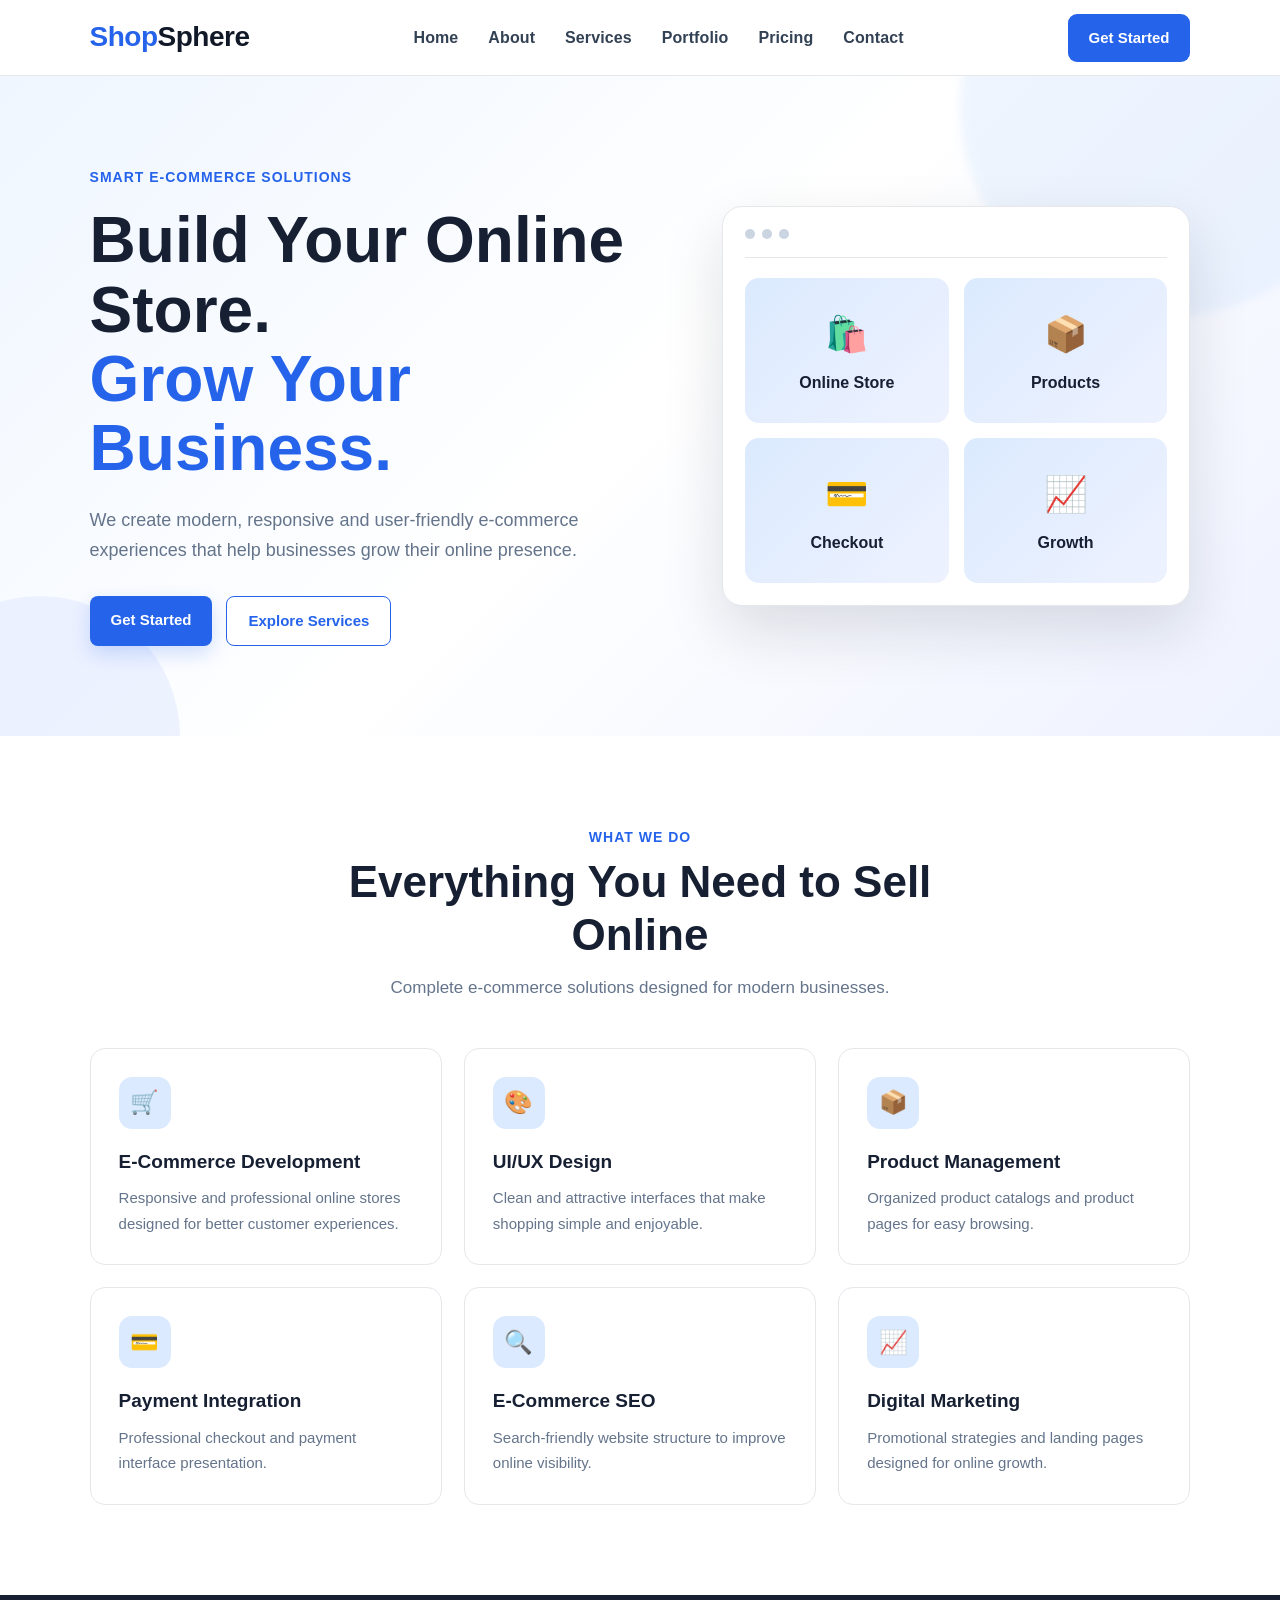
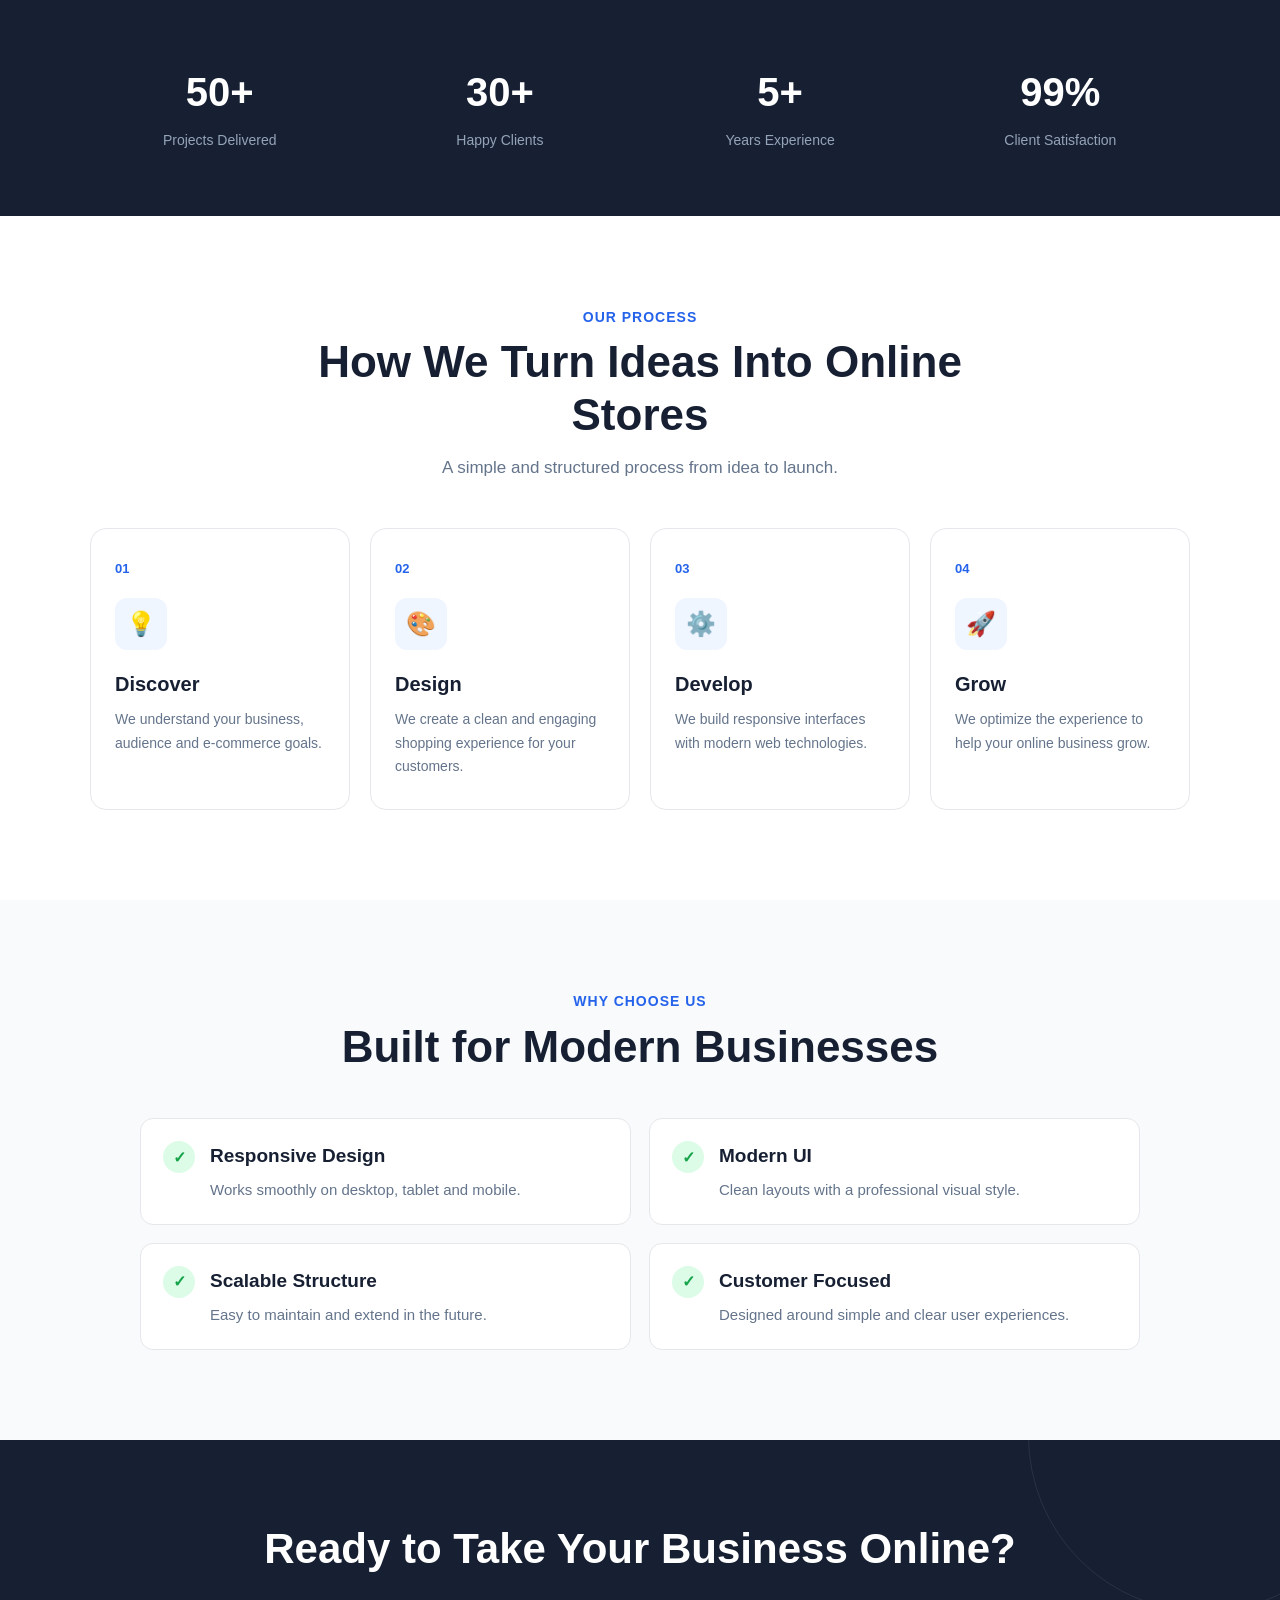
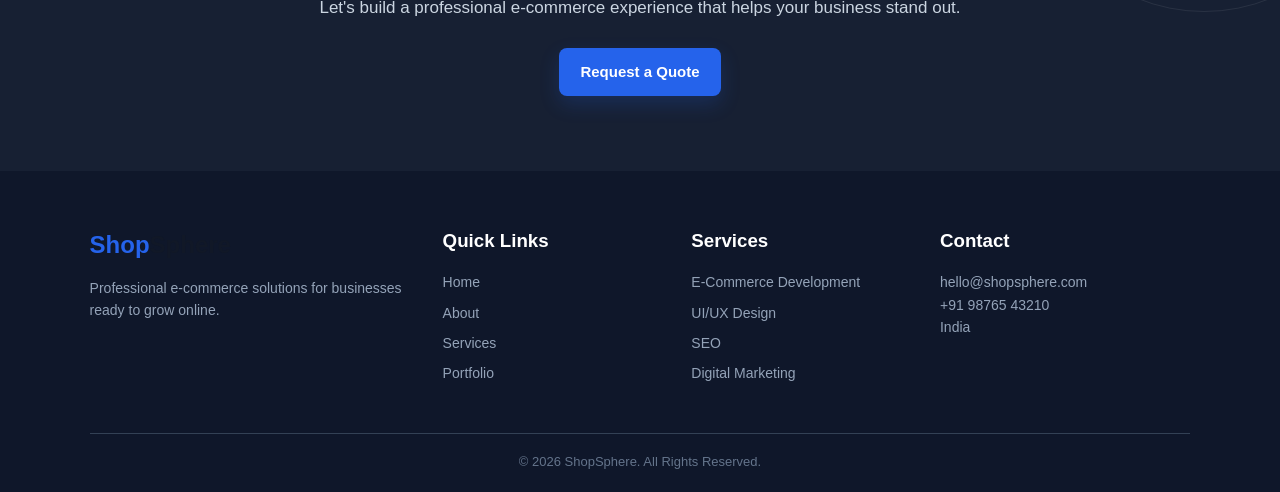
<file: index.html>
<!DOCTYPE html>
<html lang="en">

<head>
    <meta charset="UTF-8">
    <meta name="viewport" content="width=device-width, initial-scale=1.0">
    <title>ShopSphere | E-Commerce Services</title>
    <link rel="stylesheet" href="style.css">
</head>

<body>

    <header>
        <nav class="navbar">

            <div class="logo">
                Shop<span>Sphere</span>
            </div>

            <button class="menu-btn">☰</button>

            <ul class="nav-links">
                <li><a href="index.html">Home</a></li>
                <li><a href="about.html">About</a></li>
                <li><a href="services.html">Services</a></li>
                <li><a href="portfolio.html">Portfolio</a></li>
                <li><a href="pricing.html">Pricing</a></li>
                <li><a href="contact.html">Contact</a></li>
            </ul>

            <a href="contact.html" class="nav-btn">Get Started</a>

        </nav>
    </header>

    <section class="hero">

        <div class="hero-content">

            <p class="hero-tag">SMART E-COMMERCE SOLUTIONS</p>

            <h1>
                Build Your Online Store.
                <span>Grow Your Business.</span>
            </h1>

            <p class="hero-text">
                We create modern, responsive and user-friendly
                e-commerce experiences that help businesses grow
                their online presence.
            </p>

            <div class="hero-buttons">
                <a href="contact.html" class="btn primary-btn">
                    Get Started
                </a>

                <a href="services.html" class="btn secondary-btn">
                    Explore Services
                </a>
            </div>

        </div>

        <div class="hero-card">

            <div class="card-top">
                <span></span>
                <span></span>
                <span></span>
            </div>

            <div class="store-preview">

                <div class="preview-box">
                    🛍️
                    <h3>Online Store</h3>
                </div>

                <div class="preview-box">
                    📦
                    <h3>Products</h3>
                </div>

                <div class="preview-box">
                    💳
                    <h3>Checkout</h3>
                </div>

                <div class="preview-box">
                    📈
                    <h3>Growth</h3>
                </div>
                

            </div>

        </div>

    </section>

    <section class="services section">

        <div class="section-heading">

            <p>WHAT WE DO</p>

            <h2>Everything You Need to Sell Online</h2>

            <span>
                Complete e-commerce solutions designed for
                modern businesses.
            </span>

        </div>

        <div class="service-container">

            <div class="service-card">
                <div class="service-icon">🛒</div>
                <h3>E-Commerce Development</h3>
                <p>
                    Responsive and professional online stores
                    designed for better customer experiences.
                </p>
            </div>

            <div class="service-card">
                <div class="service-icon">🎨</div>
                <h3>UI/UX Design</h3>
                <p>
                    Clean and attractive interfaces that make
                    shopping simple and enjoyable.
                </p>
            </div>

            <div class="service-card">
                <div class="service-icon">📦</div>
                <h3>Product Management</h3>
                <p>
                    Organized product catalogs and product
                    pages for easy browsing.
                </p>
            </div>

            <div class="service-card">
                <div class="service-icon">💳</div>
                <h3>Payment Integration</h3>
                <p>
                    Professional checkout and payment interface
                    presentation.
                </p>
            </div>

            <div class="service-card">
                <div class="service-icon">🔍</div>
                <h3>E-Commerce SEO</h3>
                <p>
                    Search-friendly website structure to improve
                    online visibility.
                </p>
            </div>

            <div class="service-card">
                <div class="service-icon">📈</div>
                <h3>Digital Marketing</h3>
                <p>
                    Promotional strategies and landing pages
                    designed for online growth.
                </p>
            </div>

        </div>

    </section>
    <section class="stats">

    <div class="stat">
        <h2>50+</h2>
        <p>Projects Delivered</p>
    </div>

    <div class="stat">
        <h2>30+</h2>
        <p>Happy Clients</p>
    </div>

    <div class="stat">
        <h2>5+</h2>
        <p>Years Experience</p>
    </div>

    <div class="stat">
        <h2>99%</h2>
        <p>Client Satisfaction</p>
    </div>

</section>
<section class="process section">

    <div class="section-heading">
        <p>OUR PROCESS</p>
        <h2>How We Turn Ideas Into Online Stores</h2>
        <span>
            A simple and structured process from idea to launch.
        </span>
    </div>

    <div class="process-container">

        <div class="process-card">
            <div class="process-number">01</div>
            <div class="process-icon">💡</div>
            <h3>Discover</h3>
            <p>
                We understand your business, audience and
                e-commerce goals.
            </p>
        </div>

        <div class="process-card">
            <div class="process-number">02</div>
            <div class="process-icon">🎨</div>
            <h3>Design</h3>
            <p>
                We create a clean and engaging shopping
                experience for your customers.
            </p>
        </div>

        <div class="process-card">
            <div class="process-number">03</div>
            <div class="process-icon">⚙️</div>
            <h3>Develop</h3>
            <p>
                We build responsive interfaces with modern
                web technologies.
            </p>
        </div>

        <div class="process-card">
            <div class="process-number">04</div>
            <div class="process-icon">🚀</div>
            <h3>Grow</h3>
            <p>
                We optimize the experience to help your
                online business grow.
            </p>
        </div>

    </div>

</section>

    <section class="why-us section">

        <div class="section-heading">

            <p>WHY CHOOSE US</p>

            <h2>Built for Modern Businesses</h2>

        </div>

        <div class="why-container">

            <div class="why-box">
                <span>✓</span>
                <div>
                    <h3>Responsive Design</h3>
                    <p>Works smoothly on desktop, tablet and mobile.</p>
                </div>
            </div>

            <div class="why-box">
                <span>✓</span>
                <div>
                    <h3>Modern UI</h3>
                    <p>Clean layouts with a professional visual style.</p>
                </div>
            </div>

            <div class="why-box">
                <span>✓</span>
                <div>
                    <h3>Scalable Structure</h3>
                    <p>Easy to maintain and extend in the future.</p>
                </div>
            </div>

            <div class="why-box">
                <span>✓</span>
                <div>
                    <h3>Customer Focused</h3>
                    <p>Designed around simple and clear user experiences.</p>
                </div>
            </div>

        </div>

    </section>

    <section class="cta">

        <h2>Ready to Take Your Business Online?</h2>

        <p>
            Let's build a professional e-commerce experience
            that helps your business stand out.
        </p>

        <a href="contact.html" class="btn primary-btn">
            Request a Quote
        </a>

    </section>

    <footer>

        <div class="footer-container">

            <div>
                <h2>Shop<span>Sphere</span></h2>
                <p>
                    Professional e-commerce solutions for
                    businesses ready to grow online.
                </p>
            </div>

            <div>
                <h3>Quick Links</h3>
                <a href="index.html">Home</a>
                <a href="about.html">About</a>
                <a href="services.html">Services</a>
                <a href="portfolio.html">Portfolio</a>
            </div>

            <div>
                <h3>Services</h3>
                <a href="services.html">E-Commerce Development</a>
                <a href="services.html">UI/UX Design</a>
                <a href="services.html">SEO</a>
                <a href="services.html">Digital Marketing</a>
            </div>

            <div>
                <h3>Contact</h3>
                <p>hello@shopsphere.com</p>
                <p>+91 98765 43210</p>
                <p>India</p>
            </div>

        </div>

        <div class="copyright">
            © 2026 ShopSphere. All Rights Reserved.
        </div>

    </footer>

    <script src="script.js"></script>

</body>
</html>
</file>
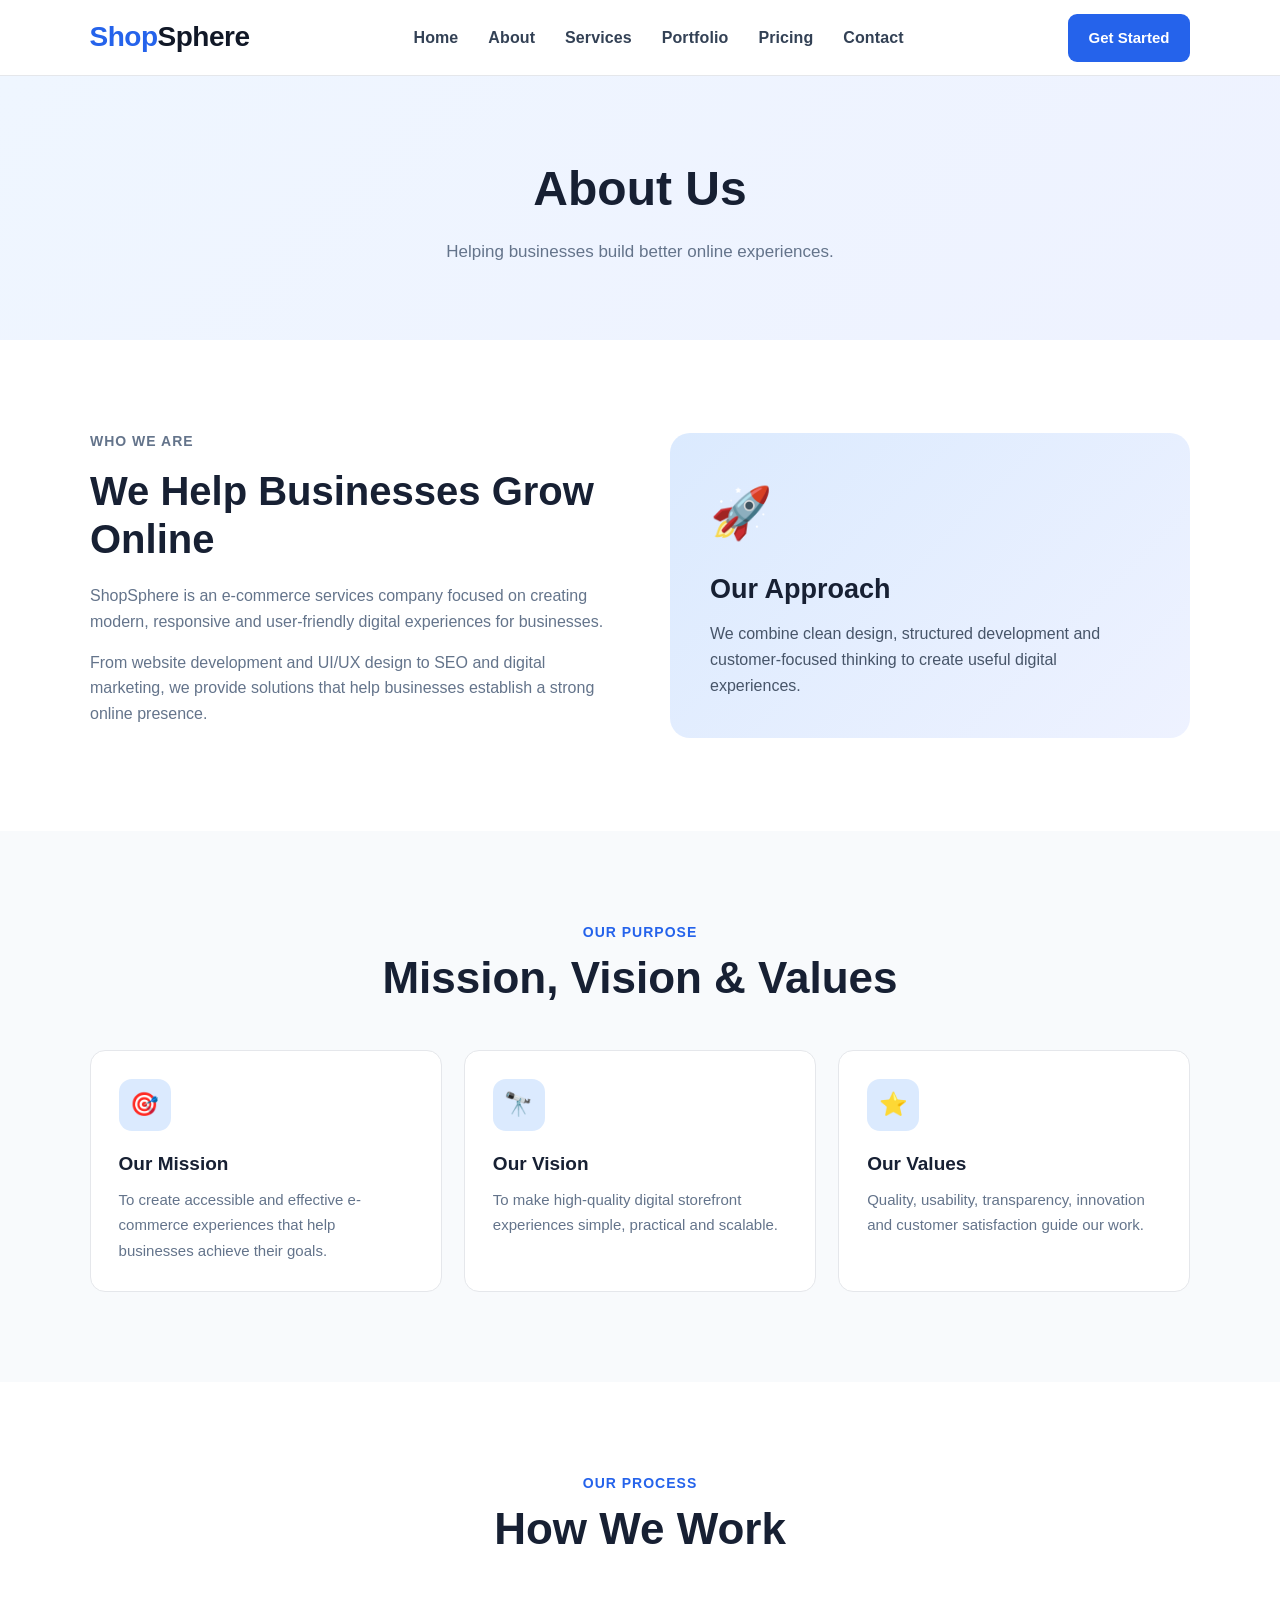
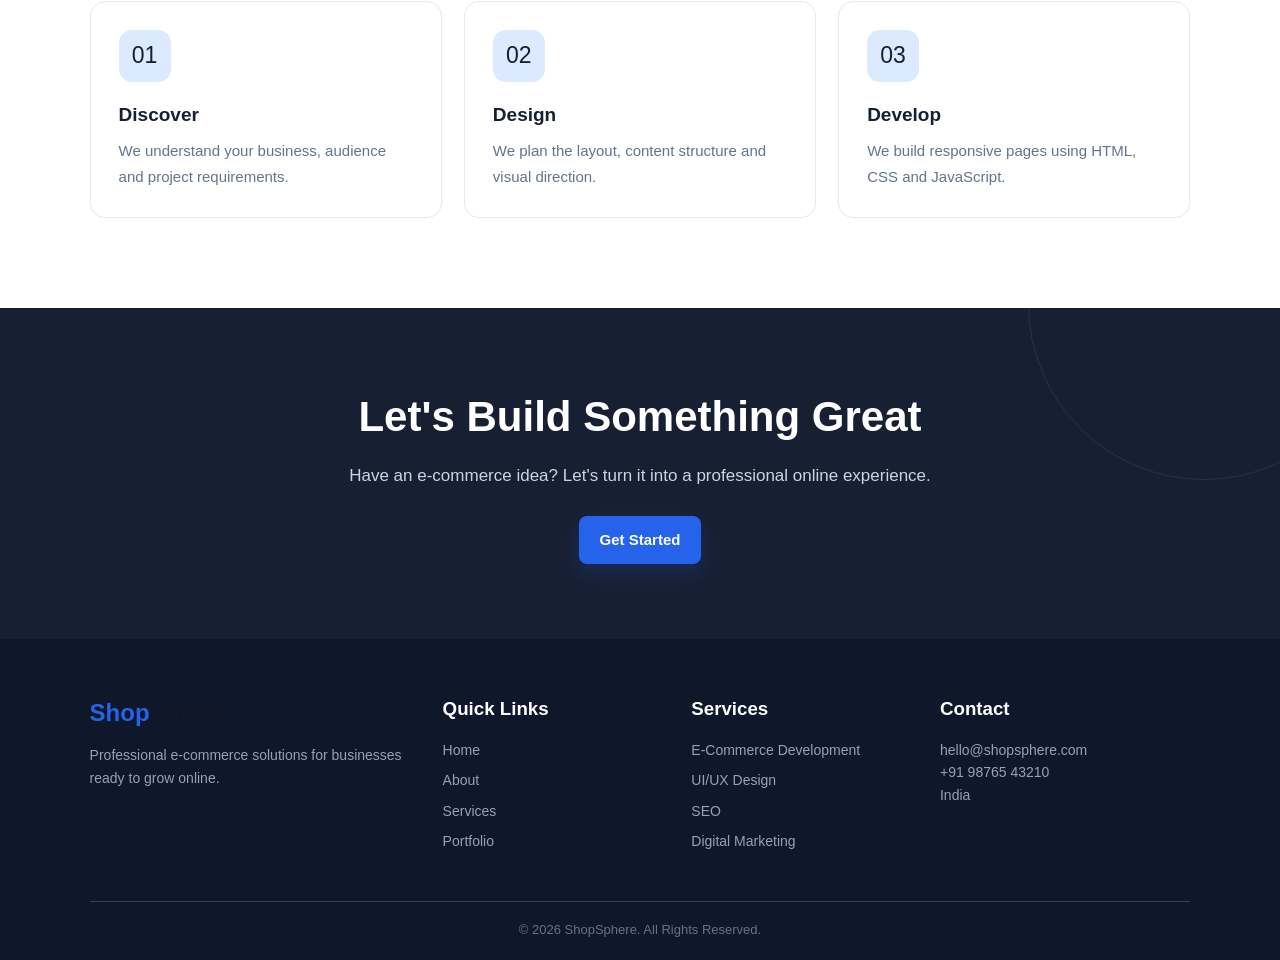
<file: about.html>
<!DOCTYPE html>
<html lang="en">

<head>
    <meta charset="UTF-8">
    <meta name="viewport" content="width=device-width, initial-scale=1.0">
    <title>About Us | ShopSphere</title>
    <link rel="stylesheet" href="style.css">
</head>

<body>

    <header>
        <nav class="navbar">

            <div class="logo">
                Shop<span>Sphere</span>
            </div>

            <button class="menu-btn">☰</button>

            <ul class="nav-links">
                <li><a href="index.html">Home</a></li>
                <li><a href="about.html">About</a></li>
                <li><a href="services.html">Services</a></li>
                <li><a href="portfolio.html">Portfolio</a></li>
                <li><a href="pricing.html">Pricing</a></li>
                <li><a href="contact.html">Contact</a></li>
            </ul>

            <a href="contact.html" class="nav-btn">Get Started</a>

        </nav>
    </header>

    <section class="page-hero">
        <h1>About Us</h1>
        <p>Helping businesses build better online experiences.</p>
    </section>

    <section class="section">

        <div class="about-grid">

            <div class="about-content">
                <p class="hero-tag">WHO WE ARE</p>

                <h2>We Help Businesses Grow Online</h2>

                <p>
                    ShopSphere is an e-commerce services company focused on
                    creating modern, responsive and user-friendly digital
                    experiences for businesses.
                </p>

                <p>
                    From website development and UI/UX design to SEO and
                    digital marketing, we provide solutions that help
                    businesses establish a strong online presence.
                </p>
            </div>

            <div class="about-card">
                <div class="about-icon">🚀</div>
                <h3>Our Approach</h3>
                <p>
                    We combine clean design, structured development and
                    customer-focused thinking to create useful digital
                    experiences.
                </p>
            </div>

        </div>

    </section>

    <section class="section why-us">

        <div class="section-heading">
            <p>OUR PURPOSE</p>
            <h2>Mission, Vision & Values</h2>
        </div>

        <div class="service-container">

            <div class="service-card">
                <div class="service-icon">🎯</div>
                <h3>Our Mission</h3>
                <p>
                    To create accessible and effective e-commerce
                    experiences that help businesses achieve their goals.
                </p>
            </div>

            <div class="service-card">
                <div class="service-icon">🔭</div>
                <h3>Our Vision</h3>
                <p>
                    To make high-quality digital storefront experiences
                    simple, practical and scalable.
                </p>
            </div>

            <div class="service-card">
                <div class="service-icon">⭐</div>
                <h3>Our Values</h3>
                <p>
                    Quality, usability, transparency, innovation and
                    customer satisfaction guide our work.
                </p>
            </div>

        </div>

    </section>

    <section class="section">

        <div class="section-heading">
            <p>OUR PROCESS</p>
            <h2>How We Work</h2>
        </div>

        <div class="service-container">

            <div class="service-card">
                <div class="service-icon">01</div>
                <h3>Discover</h3>
                <p>
                    We understand your business, audience and project
                    requirements.
                </p>
            </div>

            <div class="service-card">
                <div class="service-icon">02</div>
                <h3>Design</h3>
                <p>
                    We plan the layout, content structure and visual
                    direction.
                </p>
            </div>

            <div class="service-card">
                <div class="service-icon">03</div>
                <h3>Develop</h3>
                <p>
                    We build responsive pages using HTML, CSS and
                    JavaScript.
                </p>
            </div>

        </div>

    </section>

    <section class="cta">

        <h2>Let's Build Something Great</h2>

        <p>
            Have an e-commerce idea? Let's turn it into a professional
            online experience.
        </p>

        <a href="contact.html" class="btn primary-btn">
            Get Started
        </a>

    </section>

    <footer>

        <div class="footer-container">

            <div>
                <h2>Shop<span>Sphere</span></h2>
                <p>
                    Professional e-commerce solutions for businesses
                    ready to grow online.
                </p>
            </div>

            <div>
                <h3>Quick Links</h3>
                <a href="index.html">Home</a>
                <a href="about.html">About</a>
                <a href="services.html">Services</a>
                <a href="portfolio.html">Portfolio</a>
            </div>

            <div>
                <h3>Services</h3>
                <a href="services.html">E-Commerce Development</a>
                <a href="services.html">UI/UX Design</a>
                <a href="services.html">SEO</a>
                <a href="services.html">Digital Marketing</a>
            </div>

            <div>
                <h3>Contact</h3>
                <p>hello@shopsphere.com</p>
                <p>+91 98765 43210</p>
                <p>India</p>
            </div>

        </div>

        <div class="copyright">
            © 2026 ShopSphere. All Rights Reserved.
        </div>

    </footer>

    <script src="script.js"></script>

</body>
</html>
</file>
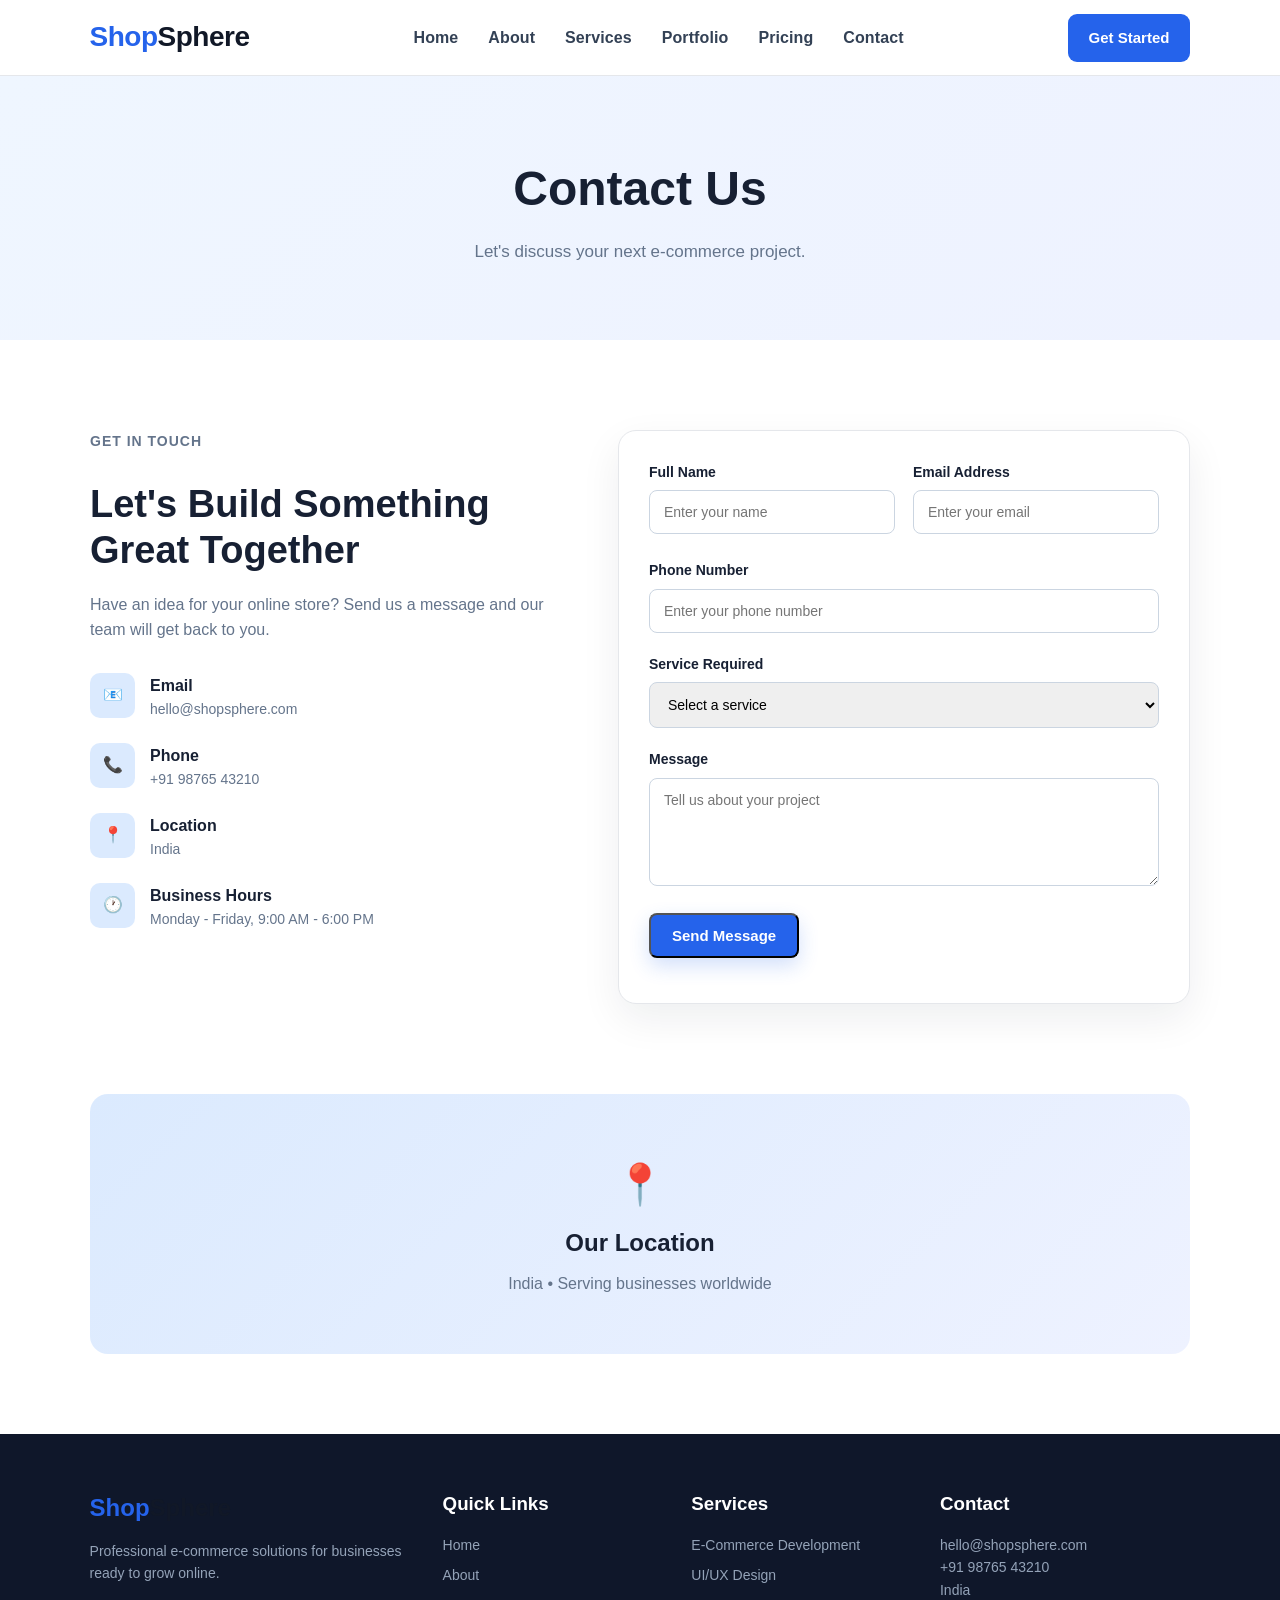
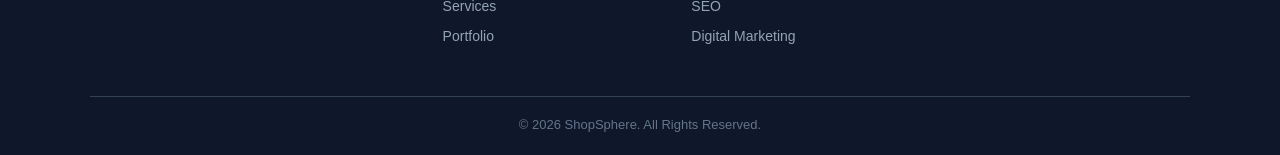
<file: contact.html>
<!DOCTYPE html>
<html lang="en">

<head>
    <meta charset="UTF-8">
    <meta name="viewport" content="width=device-width, initial-scale=1.0">
    <title>Contact Us | ShopSphere</title>
    <link rel="stylesheet" href="style.css">
</head>

<body>

    <header>
        <nav class="navbar">

            <div class="logo">
                Shop<span>Sphere</span>
            </div>

            <button class="menu-btn">☰</button>

            <ul class="nav-links">
                <li><a href="index.html">Home</a></li>
                <li><a href="about.html">About</a></li>
                <li><a href="services.html">Services</a></li>
                <li><a href="portfolio.html">Portfolio</a></li>
                <li><a href="pricing.html">Pricing</a></li>
                <li><a href="contact.html">Contact</a></li>
            </ul>

            <a href="contact.html" class="nav-btn">Get Started</a>

        </nav>
    </header>

    <section class="page-hero">
        <h1>Contact Us</h1>
        <p>Let's discuss your next e-commerce project.</p>
    </section>

    <section class="section">

        <div class="contact-container">

            <div class="contact-info">

                <p class="hero-tag">GET IN TOUCH</p>

                <h2>Let's Build Something Great Together</h2>

                <p>
                    Have an idea for your online store? Send us a
                    message and our team will get back to you.
                </p>

                <div class="contact-detail">
                    <span>📧</span>
                    <div>
                        <h3>Email</h3>
                        <p>hello@shopsphere.com</p>
                    </div>
                </div>

                <div class="contact-detail">
                    <span>📞</span>
                    <div>
                        <h3>Phone</h3>
                        <p>+91 98765 43210</p>
                    </div>
                </div>

                <div class="contact-detail">
                    <span>📍</span>
                    <div>
                        <h3>Location</h3>
                        <p>India</p>
                    </div>
                </div>

                <div class="contact-detail">
                    <span>🕐</span>
                    <div>
                        <h3>Business Hours</h3>
                        <p>Monday - Friday, 9:00 AM - 6:00 PM</p>
                    </div>
                </div>

            </div>

            <form class="contact-form" id="contactForm">

                <div class="form-row">

                    <div class="form-group">
                        <label for="name">Full Name</label>
                        <input
                            type="text"
                            id="name"
                            placeholder="Enter your name"
                        >
                        <small class="error" id="nameError"></small>
                    </div>

                    <div class="form-group">
                        <label for="email">Email Address</label>
                        <input
                            type="email"
                            id="email"
                            placeholder="Enter your email"
                        >
                        <small class="error" id="emailError"></small>
                    </div>

                </div>

                <div class="form-group">
                    <label for="phone">Phone Number</label>
                    <input
                        type="tel"
                        id="phone"
                        placeholder="Enter your phone number"
                    >
                    <small class="error" id="phoneError"></small>
                </div>

                <div class="form-group">
                    <label for="service">Service Required</label>

                    <select id="service">
                        <option value="">Select a service</option>
                        <option value="development">
                            E-Commerce Development
                        </option>
                        <option value="design">
                            UI/UX Design
                        </option>
                        <option value="seo">
                            E-Commerce SEO
                        </option>
                        <option value="marketing">
                            Digital Marketing
                        </option>
                        <option value="maintenance">
                            Website Maintenance
                        </option>
                    </select>

                    <small class="error" id="serviceError"></small>
                </div>

                <div class="form-group">
                    <label for="message">Message</label>

                    <textarea
                        id="message"
                        rows="5"
                        placeholder="Tell us about your project"
                    ></textarea>

                    <small class="error" id="messageError"></small>
                </div>

                <button type="submit" class="btn primary-btn">
                    Send Message
                </button>

                <div id="formMessage"></div>

            </form>

        </div>

    </section>

    <section class="map-placeholder">

        <div>
            <span>📍</span>
            <h2>Our Location</h2>
            <p>India • Serving businesses worldwide</p>
        </div>

    </section>

    <footer>

        <div class="footer-container">

            <div>
                <h2>Shop<span>Sphere</span></h2>
                <p>
                    Professional e-commerce solutions for businesses
                    ready to grow online.
                </p>
            </div>

            <div>
                <h3>Quick Links</h3>
                <a href="index.html">Home</a>
                <a href="about.html">About</a>
                <a href="services.html">Services</a>
                <a href="portfolio.html">Portfolio</a>
            </div>

            <div>
                <h3>Services</h3>
                <a href="services.html">E-Commerce Development</a>
                <a href="services.html">UI/UX Design</a>
                <a href="services.html">SEO</a>
                <a href="services.html">Digital Marketing</a>
            </div>

            <div>
                <h3>Contact</h3>
                <p>hello@shopsphere.com</p>
                <p>+91 98765 43210</p>
                <p>India</p>
            </div>

        </div>

        <div class="copyright">
            © 2026 ShopSphere. All Rights Reserved.
        </div>

    </footer>

    <script src="script.js"></script>

</body>
</html>
</file>
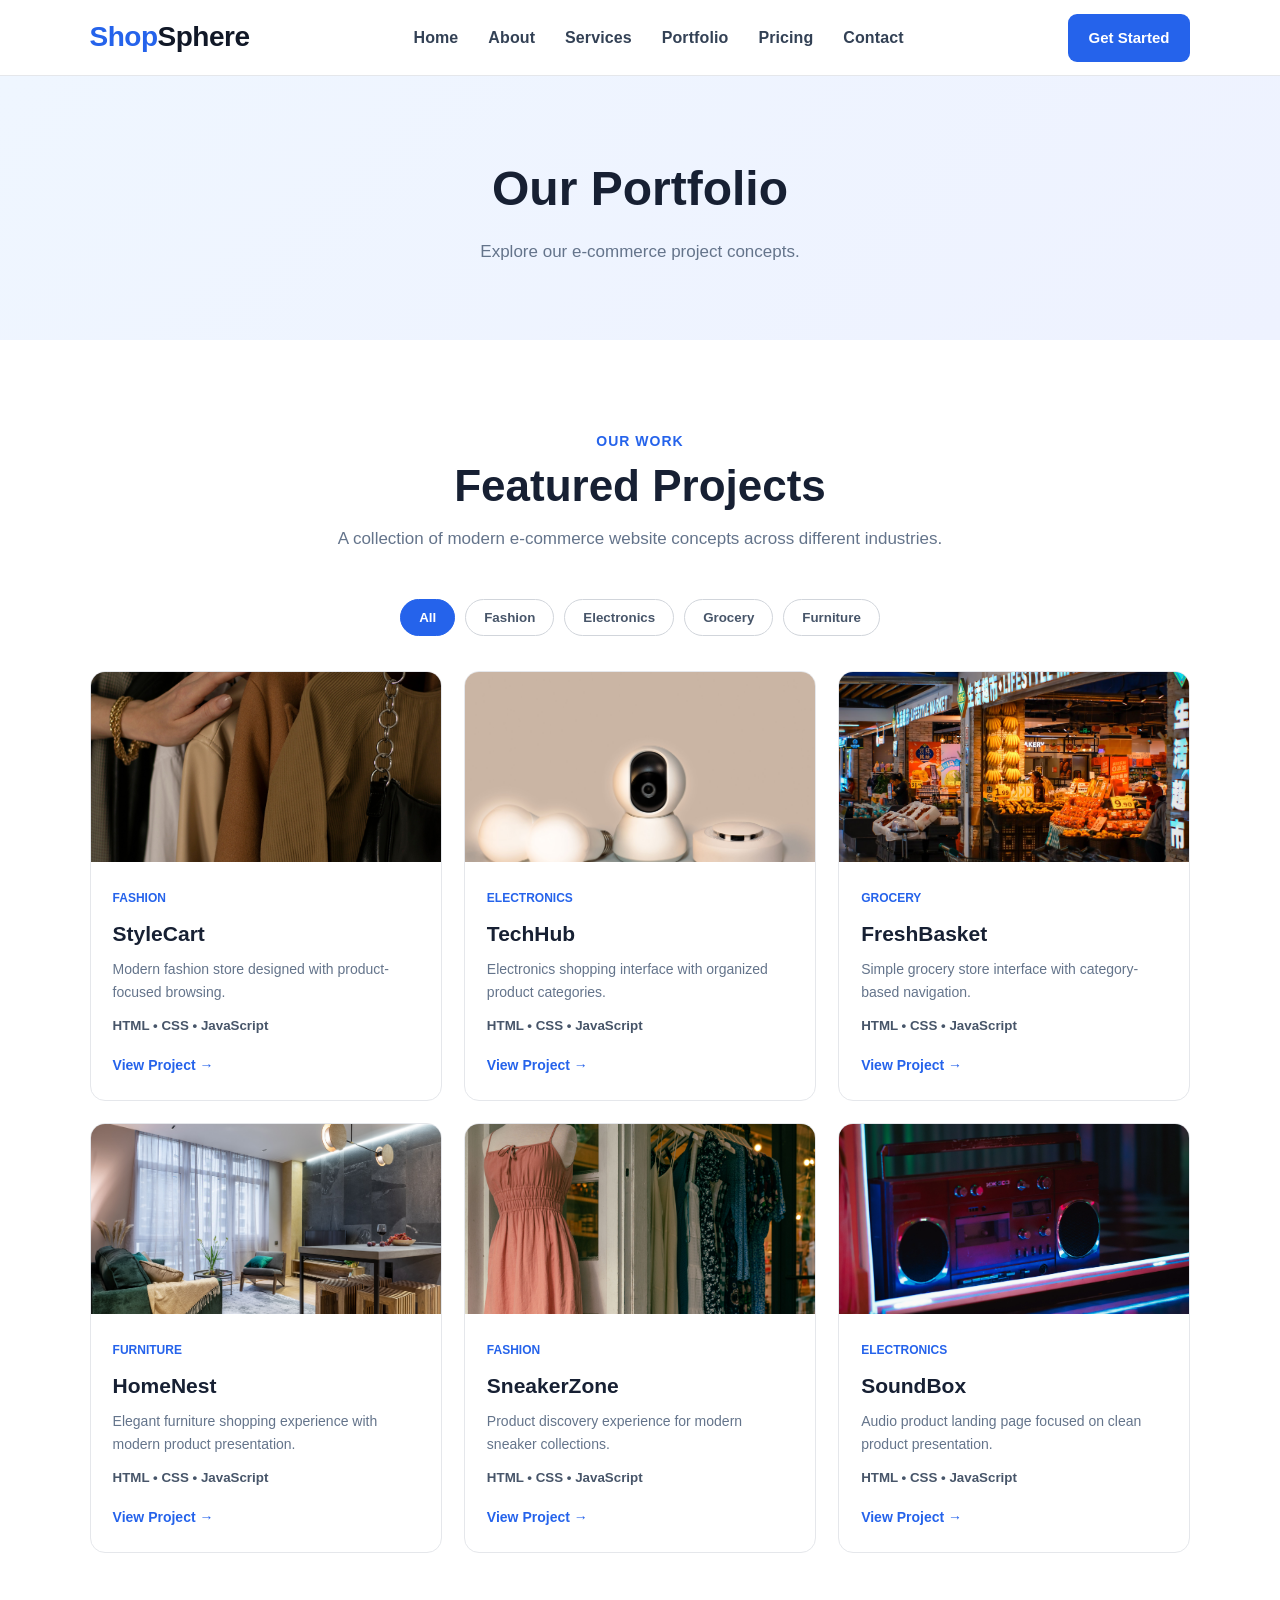
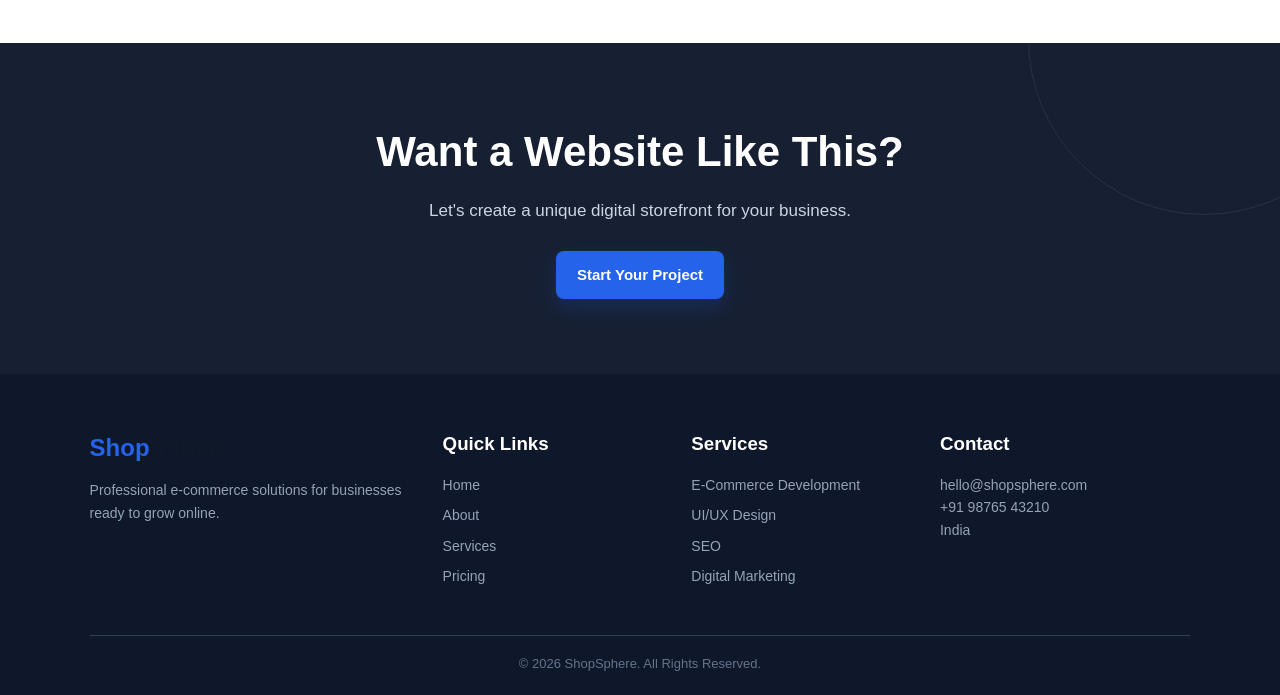
<file: portfolio.html>
<!DOCTYPE html>
<html lang="en">

<head>
    <meta charset="UTF-8">
    <meta name="viewport" content="width=device-width, initial-scale=1.0">
    <title>Portfolio | ShopSphere</title>
    <link rel="stylesheet" href="style.css">
</head>

<body>

    <header>
        <nav class="navbar">

            <div class="logo">
                Shop<span>Sphere</span>
            </div>

            <button class="menu-btn">☰</button>

            <ul class="nav-links">
                <li><a href="index.html">Home</a></li>
                <li><a href="about.html">About</a></li>
                <li><a href="services.html">Services</a></li>
                <li><a href="portfolio.html">Portfolio</a></li>
                <li><a href="pricing.html">Pricing</a></li>
                <li><a href="contact.html">Contact</a></li>
            </ul>

            <a href="contact.html" class="nav-btn">Get Started</a>

        </nav>
    </header>

    <section class="page-hero">
        <h1>Our Portfolio</h1>
        <p>Explore our e-commerce project concepts.</p>
    </section>

    <section class="section">

        <div class="section-heading">
            <p>OUR WORK</p>
            <h2>Featured Projects</h2>
            <span>
                A collection of modern e-commerce website concepts
                across different industries.
            </span>
        </div>

        <div class="filters">

            <button class="filter active" data-filter="all">
                All
            </button>

            <button class="filter" data-filter="fashion">
                Fashion
            </button>

            <button class="filter" data-filter="electronics">
                Electronics
            </button>

            <button class="filter" data-filter="grocery">
                Grocery
            </button>

            <button class="filter" data-filter="furniture">
                Furniture
            </button>

        </div>

        <div class="portfolio-container">

            <div class="portfolio-card" data-category="fashion">

                <div class="portfolio-image fashion-bg">
                    <img src="images\pexels-yuliya-galceva-373676135-14584457.jpg" alt="Style">
                </div>

                <div class="portfolio-content">
                    <span>FASHION</span>
                    <h3>StyleCart</h3>
                    <p>
                        Modern fashion store designed with
                        product-focused browsing.
                    </p>
                    <small>HTML • CSS • JavaScript</small>
                    <a href="contact.html" class="project-btn">View Project →</a>
                </div>

            </div>

            <div class="portfolio-card" data-category="electronics">

                <div class="portfolio-image electronics-bg">
                    <img src="images\pexels-jakubzerdzicki-25020272.jpg" alt="Style">
                
                
                </div>

                <div class="portfolio-content">
                    <span>ELECTRONICS</span>
                    <h3>TechHub</h3>
                    <p>
                        Electronics shopping interface with
                        organized product categories.
                    </p>
                    <small>HTML • CSS • JavaScript</small>
                    <a href="contact.html" class="project-btn">View Project →</a>
                </div>

            </div>

            <div class="portfolio-card" data-category="grocery">

                <div class="portfolio-image grocery-bg">
                    <img src="images\pexels-biravencrow-34700508.jpg" alt="Style">
                </div>

                <div class="portfolio-content">
                    <span>GROCERY</span>
                    <h3>FreshBasket</h3>
                    <p>
                        Simple grocery store interface with
                        category-based navigation.
                    </p>
                    <small>HTML • CSS • JavaScript</small>
                    <a href="contact.html" class="project-btn">View Project →</a>
                </div>

            </div>

            <div class="portfolio-card" data-category="furniture">

                <div class="portfolio-image furniture-bg">
                    <img src="images\pexels-artbovich-6580377.jpg" alt="Style">
                
                </div>

                <div class="portfolio-content">
                    <span>FURNITURE</span>
                    <h3>HomeNest</h3>
                    <p>
                        Elegant furniture shopping experience
                        with modern product presentation.
                    </p>
                    <small>HTML • CSS • JavaScript</small>
                    <a href="contact.html" class="project-btn">View Project →</a>
                </div>

            </div>

            <div class="portfolio-card" data-category="fashion">

                <div class="portfolio-image fashion-bg">
                    <img src="images\pexels-chris-f-38966-8619007.jpg" alt="Fashion E-Commerce Store">
                </div>

                <div class="portfolio-content">
                    <span>FASHION</span>
                    <h3>SneakerZone</h3>
                    <p>
                        Product discovery experience for
                        modern sneaker collections.
                    </p>
                    <small>HTML • CSS • JavaScript</small>
                    <a href="contact.html" class="project-btn">View Project →</a>
                </div>

            </div>

            <div class="portfolio-card" data-category="electronics">

                <div class="portfolio-image electronics-bg">
                    <img src="images\pexels-konrads-photo-15588845.jpg" alt="Fashion E-Commerce Store">
                </div>

                <div class="portfolio-content">
                    <span>ELECTRONICS</span>
                    <h3>SoundBox</h3>
                    <p>
                        Audio product landing page focused on
                        clean product presentation.
                    </p>
                    <small>HTML • CSS • JavaScript</small>
                    <a href="contact.html" class="project-btn">View Project →</a>
                </div>

            </div>

        </div>

    </section>

    <section class="cta">

        <h2>Want a Website Like This?</h2>

        <p>
            Let's create a unique digital storefront for
            your business.
        </p>

        <a href="contact.html" class="btn primary-btn">
            Start Your Project
        </a>

    </section>

    <footer>

        <div class="footer-container">

            <div>
                <h2>Shop<span>Sphere</span></h2>
                <p>
                    Professional e-commerce solutions for businesses
                    ready to grow online.
                </p>
            </div>

            <div>
                <h3>Quick Links</h3>
                <a href="index.html">Home</a>
                <a href="about.html">About</a>
                <a href="services.html">Services</a>
                <a href="pricing.html">Pricing</a>
            </div>

            <div>
                <h3>Services</h3>
                <a href="services.html">E-Commerce Development</a>
                <a href="services.html">UI/UX Design</a>
                <a href="services.html">SEO</a>
                <a href="services.html">Digital Marketing</a>
            </div>

            <div>
                <h3>Contact</h3>
                <p>hello@shopsphere.com</p>
                <p>+91 98765 43210</p>
                <p>India</p>
            </div>

        </div>

        <div class="copyright">
            © 2026 ShopSphere. All Rights Reserved.
        </div>

    </footer>

    <script src="script.js"></script>

</body>
</html>
</file>
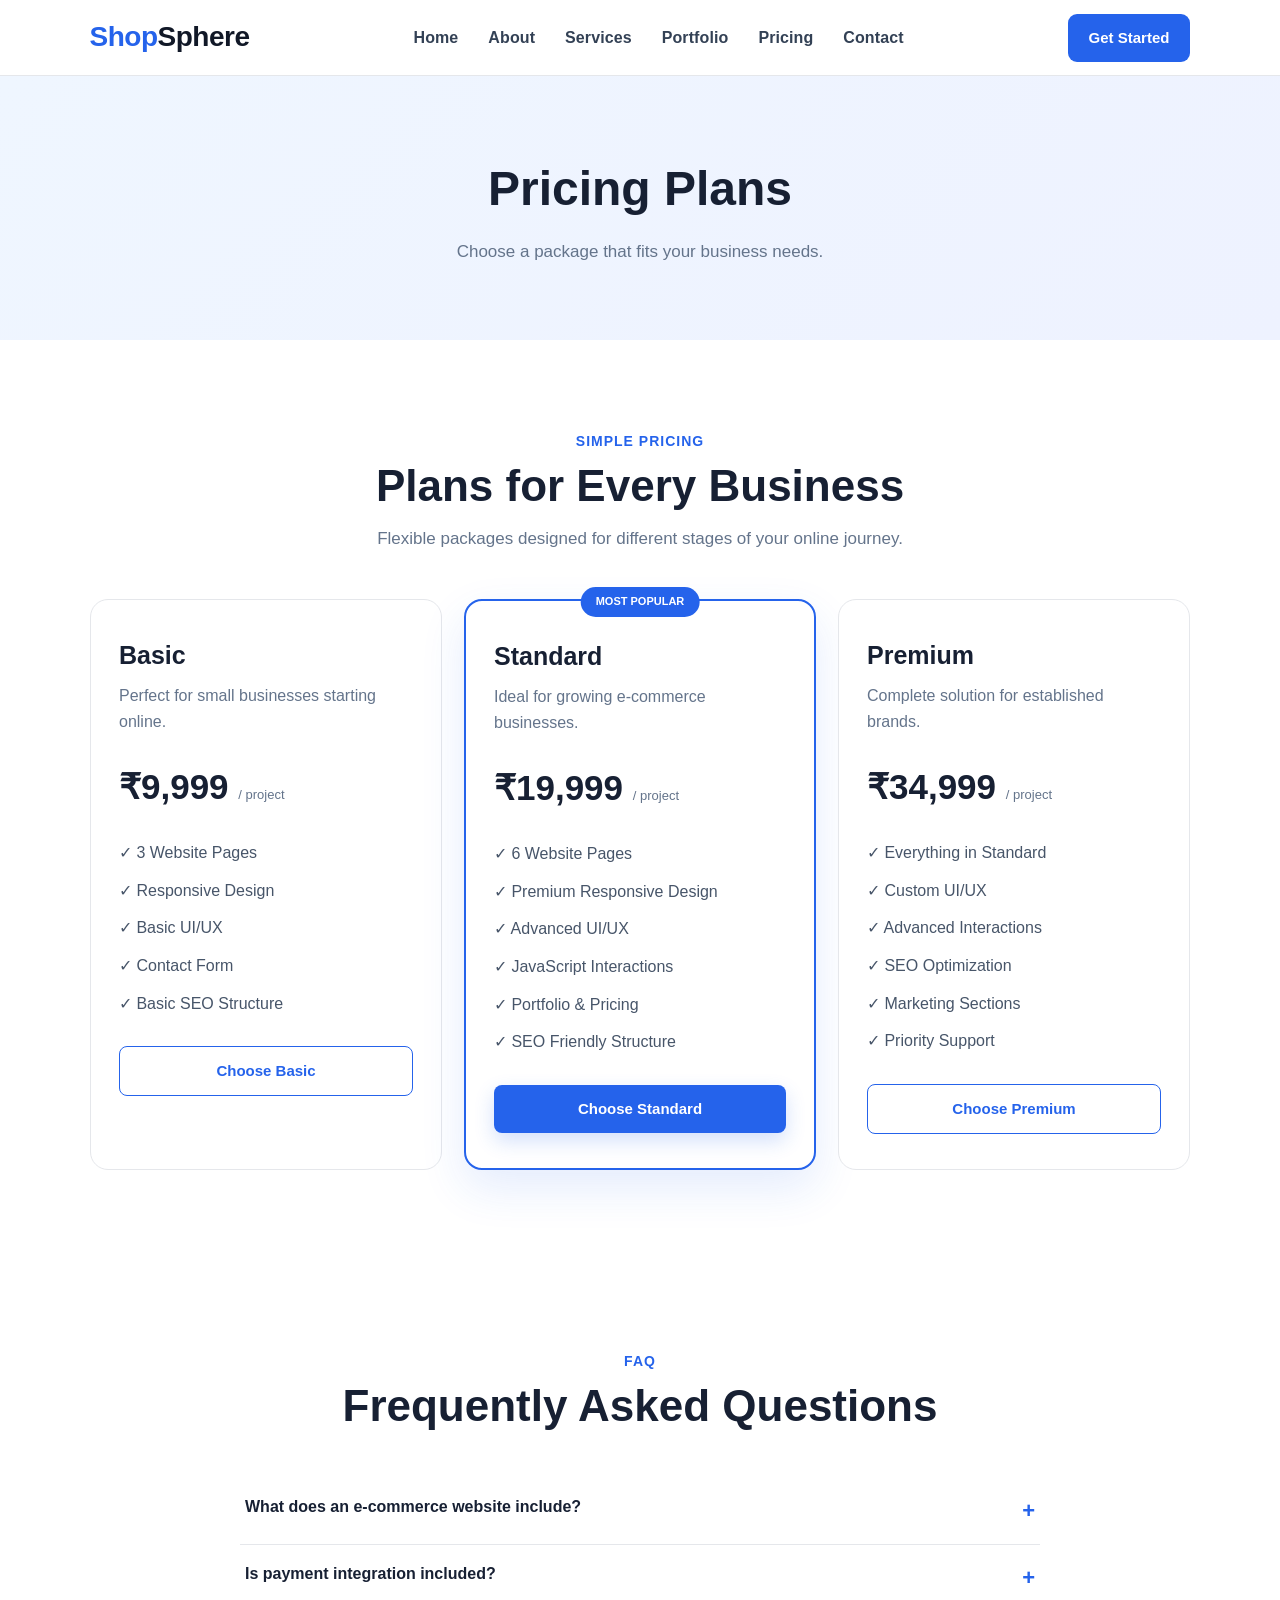
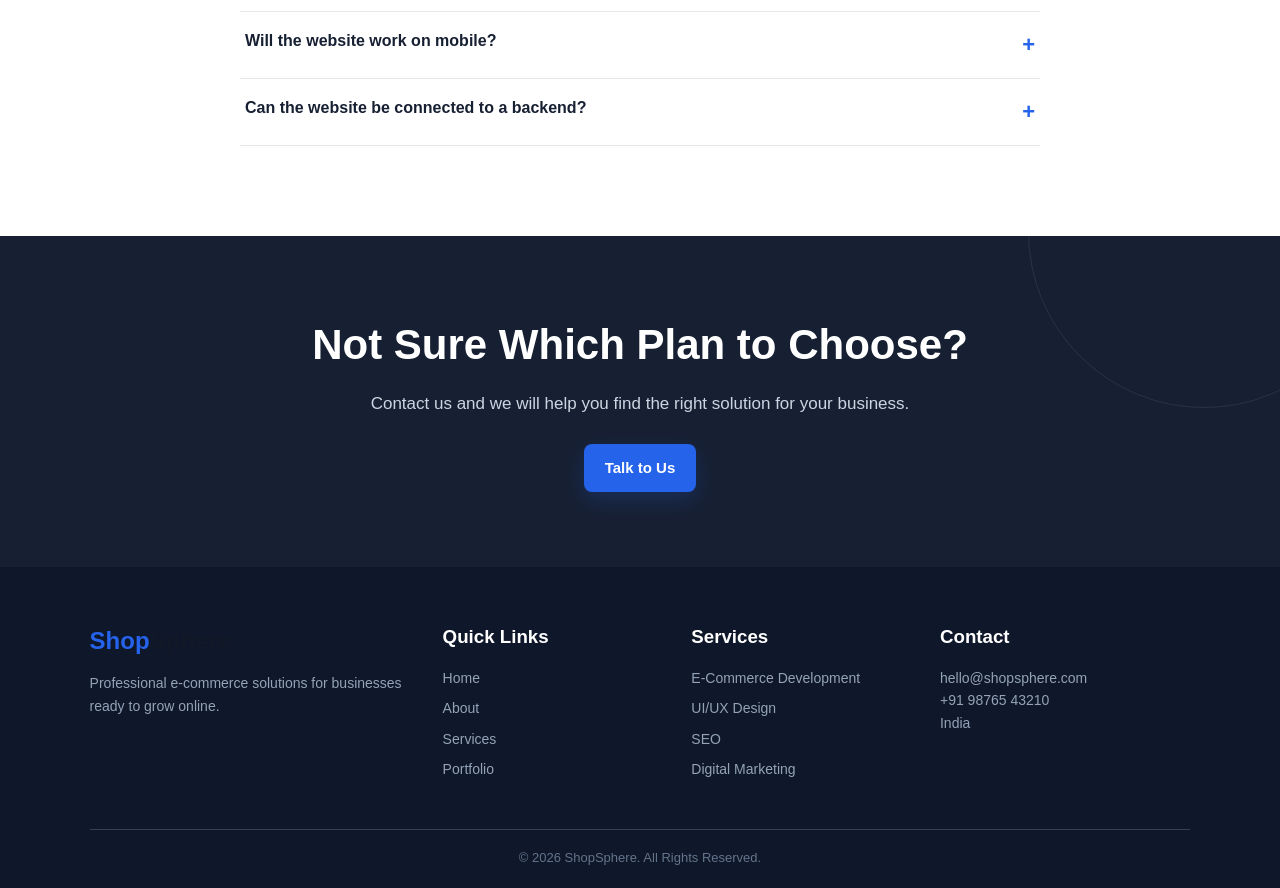
<file: pricing.html>
<!DOCTYPE html>
<html lang="en">

<head>
    <meta charset="UTF-8">
    <meta name="viewport" content="width=device-width, initial-scale=1.0">
    <title>Pricing | ShopSphere</title>
    <link rel="stylesheet" href="style.css">
</head>

<body>

    <header>
        <nav class="navbar">

            <div class="logo">
                Shop<span>Sphere</span>
            </div>

            <button class="menu-btn">☰</button>

            <ul class="nav-links">
                <li><a href="index.html">Home</a></li>
                <li><a href="about.html">About</a></li>
                <li><a href="services.html">Services</a></li>
                <li><a href="portfolio.html">Portfolio</a></li>
                <li><a href="pricing.html">Pricing</a></li>
                <li><a href="contact.html">Contact</a></li>
            </ul>

            <a href="contact.html" class="nav-btn">Get Started</a>

        </nav>
    </header>

    <section class="page-hero">
        <h1>Pricing Plans</h1>
        <p>Choose a package that fits your business needs.</p>
    </section>

    <section class="section">

        <div class="section-heading">
            <p>SIMPLE PRICING</p>
            <h2>Plans for Every Business</h2>
            <span>
                Flexible packages designed for different stages
                of your online journey.
            </span>
        </div>

        <div class="pricing-container">

            <div class="pricing-card">

                <h3>Basic</h3>

                <p class="pricing-description">
                    Perfect for small businesses starting online.
                </p>

                <div class="price">
                    ₹9,999 <span>/ project</span>
                </div>

                <ul>
                    <li>✓ 3 Website Pages</li>
                    <li>✓ Responsive Design</li>
                    <li>✓ Basic UI/UX</li>
                    <li>✓ Contact Form</li>
                    <li>✓ Basic SEO Structure</li>
                </ul>

                <a href="contact.html" class="btn secondary-btn">
                    Choose Basic
                </a>

            </div>

            <div class="pricing-card popular">

                <div class="popular-tag">MOST POPULAR</div>

                <h3>Standard</h3>

                <p class="pricing-description">
                    Ideal for growing e-commerce businesses.
                </p>

                <div class="price">
                    ₹19,999 <span>/ project</span>
                </div>

                <ul>
                    <li>✓ 6 Website Pages</li>
                    <li>✓ Premium Responsive Design</li>
                    <li>✓ Advanced UI/UX</li>
                    <li>✓ JavaScript Interactions</li>
                    <li>✓ Portfolio & Pricing</li>
                    <li>✓ SEO Friendly Structure</li>
                </ul>

                <a href="contact.html" class="btn primary-btn">
                    Choose Standard
                </a>

            </div>

            <div class="pricing-card">

                <h3>Premium</h3>

                <p class="pricing-description">
                    Complete solution for established brands.
                </p>

                <div class="price">
                    ₹34,999 <span>/ project</span>
                </div>

                <ul>
                    <li>✓ Everything in Standard</li>
                    <li>✓ Custom UI/UX</li>
                    <li>✓ Advanced Interactions</li>
                    <li>✓ SEO Optimization</li>
                    <li>✓ Marketing Sections</li>
                    <li>✓ Priority Support</li>
                </ul>

                <a href="contact.html" class="btn secondary-btn">
                    Choose Premium
                </a>

            </div>

        </div>

    </section>

    <section class="section faq-section">

        <div class="section-heading">
            <p>FAQ</p>
            <h2>Frequently Asked Questions</h2>
        </div>

        <div class="faq-container">

            <div class="faq-item">
                <button class="faq-question">
                    What does an e-commerce website include?
                    <span>+</span>
                </button>
                <div class="faq-answer">
                    <p>
                        It can include product pages, categories,
                        shopping cart, checkout interface, contact
                        sections and other business features.
                    </p>
                </div>
            </div>

            <div class="faq-item">
                <button class="faq-question">
                    Is payment integration included?
                    <span>+</span>
                </button>
                <div class="faq-answer">
                    <p>
                        The basic front-end project demonstrates
                        the payment interface. Real payment processing
                        requires backend and payment gateway integration.
                    </p>
                </div>
            </div>

            <div class="faq-item">
                <button class="faq-question">
                    Will the website work on mobile?
                    <span>+</span>
                </button>
                <div class="faq-answer">
                    <p>
                        Yes. The website is designed using responsive
                        layouts for desktop, tablet and mobile devices.
                    </p>
                </div>
            </div>

            <div class="faq-item">
                <button class="faq-question">
                    Can the website be connected to a backend?
                    <span>+</span>
                </button>
                <div class="faq-answer">
                    <p>
                        Yes. The front-end can later be connected with
                        Node.js, PHP, databases and real APIs.
                    </p>
                </div>
            </div>

        </div>

    </section>

    <section class="cta">

        <h2>Not Sure Which Plan to Choose?</h2>

        <p>
            Contact us and we will help you find the right
            solution for your business.
        </p>

        <a href="contact.html" class="btn primary-btn">
            Talk to Us
        </a>

    </section>

    <footer>

        <div class="footer-container">

            <div>
                <h2>Shop<span>Sphere</span></h2>
                <p>
                    Professional e-commerce solutions for businesses
                    ready to grow online.
                </p>
            </div>

            <div>
                <h3>Quick Links</h3>
                <a href="index.html">Home</a>
                <a href="about.html">About</a>
                <a href="services.html">Services</a>
                <a href="portfolio.html">Portfolio</a>
            </div>

            <div>
                <h3>Services</h3>
                <a href="services.html">E-Commerce Development</a>
                <a href="services.html">UI/UX Design</a>
                <a href="services.html">SEO</a>
                <a href="services.html">Digital Marketing</a>
            </div>

            <div>
                <h3>Contact</h3>
                <p>hello@shopsphere.com</p>
                <p>+91 98765 43210</p>
                <p>India</p>
            </div>

        </div>

        <div class="copyright">
            © 2026 ShopSphere. All Rights Reserved.
        </div>

    </footer>

    <script src="script.js"></script>

</body>
</html>
</file>
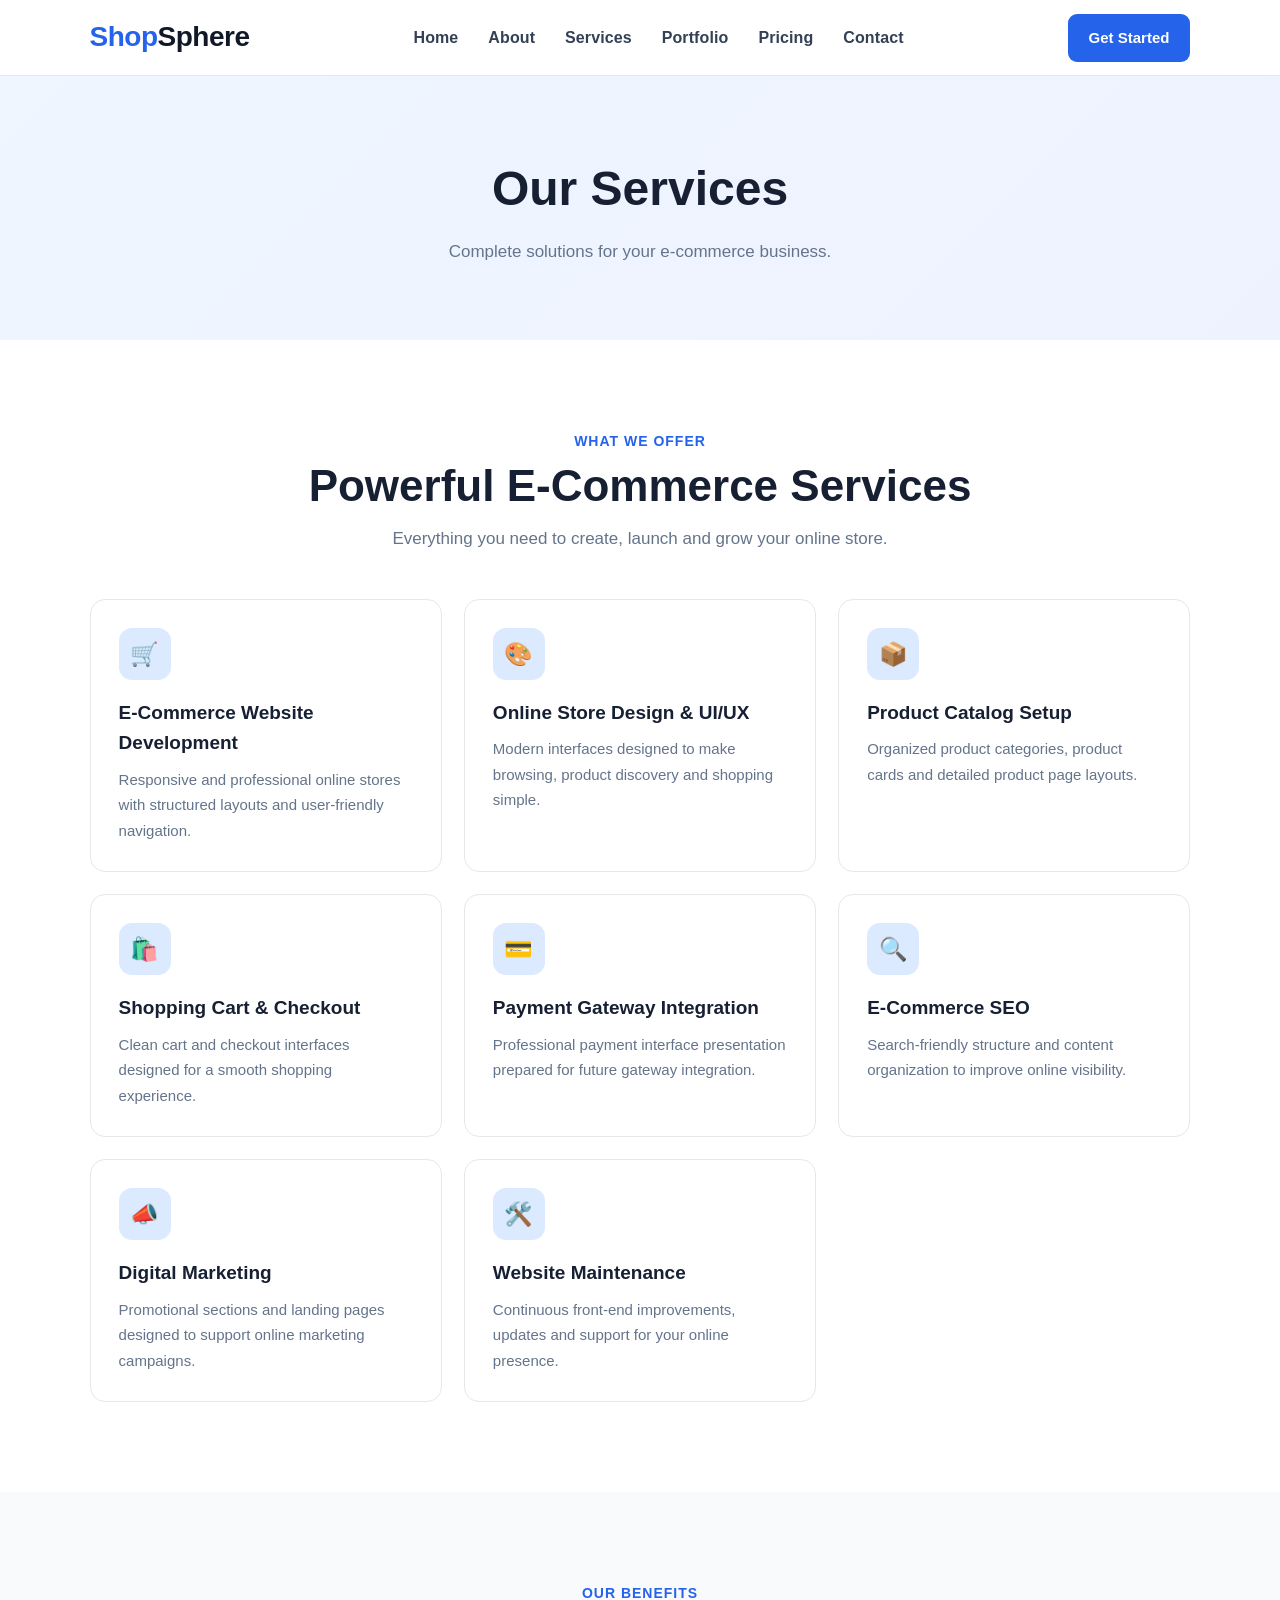
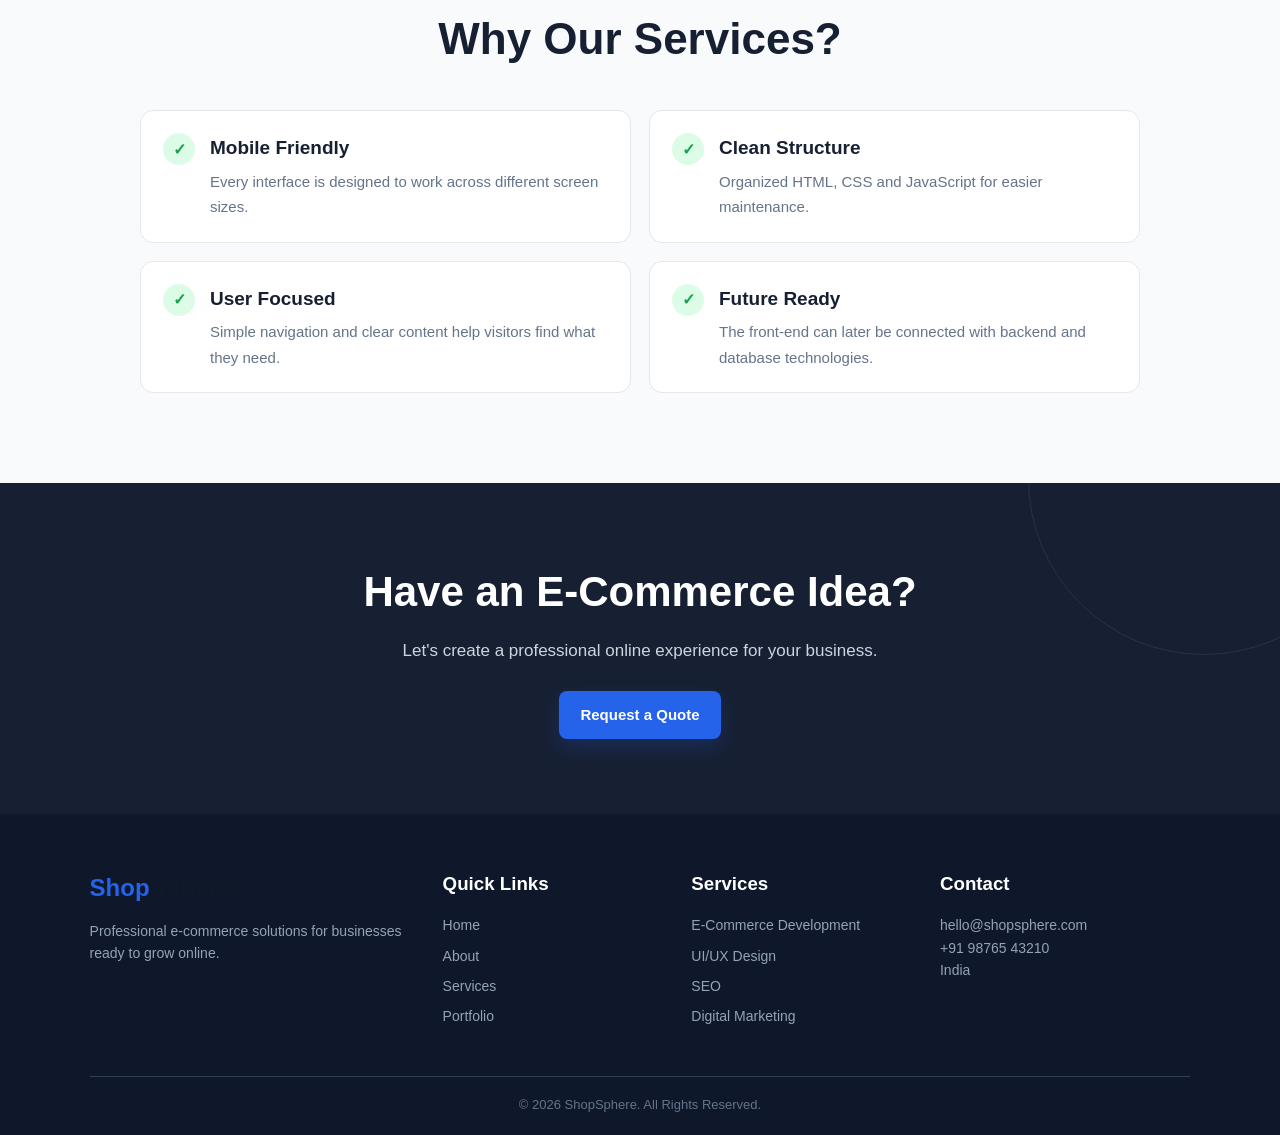
<file: services.html>
<!DOCTYPE html>
<html lang="en">

<head>
    <meta charset="UTF-8">
    <meta name="viewport" content="width=device-width, initial-scale=1.0">
    <title>Services | ShopSphere</title>
    <link rel="stylesheet" href="style.css">
</head>

<body>

    <header>
        <nav class="navbar">

            <div class="logo">
                Shop<span>Sphere</span>
            </div>

            <button class="menu-btn">☰</button>

            <ul class="nav-links">
                <li><a href="index.html">Home</a></li>
                <li><a href="about.html">About</a></li>
                <li><a href="services.html">Services</a></li>
                <li><a href="portfolio.html">Portfolio</a></li>
                <li><a href="pricing.html">Pricing</a></li>
                <li><a href="contact.html">Contact</a></li>
            </ul>

            <a href="contact.html" class="nav-btn">Get Started</a>

        </nav>
    </header>

    <section class="page-hero">
        <h1>Our Services</h1>
        <p>Complete solutions for your e-commerce business.</p>
    </section>

    <section class="section">

        <div class="section-heading">
            <p>WHAT WE OFFER</p>
            <h2>Powerful E-Commerce Services</h2>
            <span>
                Everything you need to create, launch and grow your
                online store.
            </span>
        </div>

        <div class="service-container">

            <div class="service-card">
                <div class="service-icon">🛒</div>
                <h3>E-Commerce Website Development</h3>
                <p>
                    Responsive and professional online stores with
                    structured layouts and user-friendly navigation.
                </p>
            </div>

            <div class="service-card">
                <div class="service-icon">🎨</div>
                <h3>Online Store Design & UI/UX</h3>
                <p>
                    Modern interfaces designed to make browsing,
                    product discovery and shopping simple.
                </p>
            </div>

            <div class="service-card">
                <div class="service-icon">📦</div>
                <h3>Product Catalog Setup</h3>
                <p>
                    Organized product categories, product cards and
                    detailed product page layouts.
                </p>
            </div>

            <div class="service-card">
                <div class="service-icon">🛍️</div>
                <h3>Shopping Cart & Checkout</h3>
                <p>
                    Clean cart and checkout interfaces designed for
                    a smooth shopping experience.
                </p>
            </div>

            <div class="service-card">
                <div class="service-icon">💳</div>
                <h3>Payment Gateway Integration</h3>
                <p>
                    Professional payment interface presentation
                    prepared for future gateway integration.
                </p>
            </div>

            <div class="service-card">
                <div class="service-icon">🔍</div>
                <h3>E-Commerce SEO</h3>
                <p>
                    Search-friendly structure and content organization
                    to improve online visibility.
                </p>
            </div>

            <div class="service-card">
                <div class="service-icon">📣</div>
                <h3>Digital Marketing</h3>
                <p>
                    Promotional sections and landing pages designed
                    to support online marketing campaigns.
                </p>
            </div>

            <div class="service-card">
                <div class="service-icon">🛠️</div>
                <h3>Website Maintenance</h3>
                <p>
                    Continuous front-end improvements, updates and
                    support for your online presence.
                </p>
            </div>

        </div>

    </section>

    <section class="why-us section">

        <div class="section-heading">
            <p>OUR BENEFITS</p>
            <h2>Why Our Services?</h2>
        </div>

        <div class="why-container">

            <div class="why-box">
                <span>✓</span>
                <div>
                    <h3>Mobile Friendly</h3>
                    <p>
                        Every interface is designed to work across
                        different screen sizes.
                    </p>
                </div>
            </div>

            <div class="why-box">
                <span>✓</span>
                <div>
                    <h3>Clean Structure</h3>
                    <p>
                        Organized HTML, CSS and JavaScript for
                        easier maintenance.
                    </p>
                </div>
            </div>

            <div class="why-box">
                <span>✓</span>
                <div>
                    <h3>User Focused</h3>
                    <p>
                        Simple navigation and clear content help
                        visitors find what they need.
                    </p>
                </div>
            </div>

            <div class="why-box">
                <span>✓</span>
                <div>
                    <h3>Future Ready</h3>
                    <p>
                        The front-end can later be connected with
                        backend and database technologies.
                    </p>
                </div>
            </div>

        </div>

    </section>

    <section class="cta">

        <h2>Have an E-Commerce Idea?</h2>

        <p>
            Let's create a professional online experience for
            your business.
        </p>

        <a href="contact.html" class="btn primary-btn">
            Request a Quote
        </a>

    </section>

    <footer>

        <div class="footer-container">

            <div>
                <h2>Shop<span>Sphere</span></h2>
                <p>
                    Professional e-commerce solutions for businesses
                    ready to grow online.
                </p>
            </div>

            <div>
                <h3>Quick Links</h3>
                <a href="index.html">Home</a>
                <a href="about.html">About</a>
                <a href="services.html">Services</a>
                <a href="portfolio.html">Portfolio</a>
            </div>

            <div>
                <h3>Services</h3>
                <a href="services.html">E-Commerce Development</a>
                <a href="services.html">UI/UX Design</a>
                <a href="services.html">SEO</a>
                <a href="services.html">Digital Marketing</a>
            </div>

            <div>
                <h3>Contact</h3>
                <p>hello@shopsphere.com</p>
                <p>+91 98765 43210</p>
                <p>India</p>
            </div>

        </div>

        <div class="copyright">
            © 2026 ShopSphere. All Rights Reserved.
        </div>

    </footer>

    <script src="script.js"></script>

</body>
</html>
</file>
<file: style.css>
* {
    margin: 0;
    padding: 0;
    box-sizing: border-box;
}

html {
    scroll-behavior: smooth;
}

body {
    font-family: Arial, Helvetica, sans-serif;
    color: #172033;
    background: #ffffff;
    line-height: 1.6;
}

a {
    text-decoration: none;
    color: inherit;
}

ul {
    list-style: none;
}

.navbar {
    height: 75px;
    padding: 0 7%;
    display: flex;
    align-items: center;
    justify-content: space-between;
    background: #ffffff;
    border-bottom: 1px solid #e5e7eb;
    position: sticky;
    top: 0;
    z-index: 1000;
}

.logo {
    font-size: 25px;
    font-weight: 800;
    color: #2563eb;
}

.logo span,
footer h2 span {
    color: #111827;
}

.nav-links {
    display: flex;
    gap: 25px;
    align-items: center;
}

.nav-links a {
    color: #475569;
    font-size: 15px;
    font-weight: 600;
    transition: 0.3s;
}

.nav-links a:hover {
    color: #2563eb;
}

.nav-btn,
.btn {
    display: inline-block;
    padding: 12px 21px;
    border-radius: 8px;
    font-weight: 700;
    transition: 0.3s;
}

.nav-btn {
    background: #2563eb;
    color: white;
}

.nav-btn:hover,
.btn:hover {
    transform: translateY(-2px);
}

.menu-btn {
    display: none;
    background: none;
    border: none;
    font-size: 27px;
    cursor: pointer;
}

.hero {
    min-height: 650px;
    padding: 90px 7%;
    display: grid;
    grid-template-columns: 1.1fr 0.9fr;
    align-items: center;
    gap: 60px;
    background: linear-gradient(135deg, #eff6ff, #ffffff, #eef2ff);
}

.hero-tag {
    color: #2563eb;
    font-size: 13px;
    font-weight: 800;
    letter-spacing: 1.5px;
    margin-bottom: 18px;
}

.hero h1 {
    font-size: clamp(42px, 5vw, 65px);
    line-height: 1.08;
    margin-bottom: 22px;
}

.hero h1 span {
    display: block;
    color: #2563eb;
}

.hero-text {
    max-width: 600px;
    color: #64748b;
    font-size: 18px;
    margin-bottom: 30px;
}

.hero-buttons {
    display: flex;
    gap: 14px;
    flex-wrap: wrap;
}

.primary-btn {
    background: #2563eb;
    color: white;
}

.secondary-btn {
    background: white;
    color: #2563eb;
    border: 1px solid #2563eb;
}

.hero-card {
    background: white;
    padding: 22px;
    border-radius: 20px;
    box-shadow: 0 25px 60px rgba(15, 23, 42, 0.13);
    border: 1px solid #e5e7eb;
}

.card-top {
    display: flex;
    gap: 7px;
    padding-bottom: 18px;
    border-bottom: 1px solid #e5e7eb;
    margin-bottom: 20px;
}

.card-top span {
    width: 10px;
    height: 10px;
    border-radius: 50%;
    background: #cbd5e1;
}

.store-preview {
    display: grid;
    grid-template-columns: 1fr 1fr;
    gap: 15px;
}

.preview-box {
    height: 145px;
    padding: 20px;
    border-radius: 14px;
    background: linear-gradient(135deg, #dbeafe, #eef2ff);
    display: flex;
    flex-direction: column;
    justify-content: center;
    align-items: center;
    font-size: 35px;
}

.preview-box h3 {
    font-size: 16px;
    margin-top: 8px;
}

.section {
    padding: 90px 7%;
}

.section-heading {
    max-width: 700px;
    margin: 0 auto 45px;
    text-align: center;
}

.section-heading p {
    color: #2563eb;
    font-size: 13px;
    font-weight: 800;
    letter-spacing: 1.5px;
    margin-bottom: 8px;
}

.section-heading h2 {
    font-size: 38px;
    line-height: 1.2;
    margin-bottom: 12px;
}

.section-heading span {
    color: #64748b;
}

.service-container {
    display: grid;
    grid-template-columns: repeat(3, 1fr);
    gap: 22px;
}

.service-card {
    padding: 28px;
    border: 1px solid #e5e7eb;
    border-radius: 15px;
    background: white;
    transition: 0.3s;
}

.service-card:hover {
    transform: translateY(-7px);
    box-shadow: 0 15px 35px rgba(15, 23, 42, 0.09);
    border-color: #bfdbfe;
}

.service-icon {
    width: 52px;
    height: 52px;
    display: grid;
    place-items: center;
    border-radius: 13px;
    background: #dbeafe;
    font-size: 23px;
    margin-bottom: 18px;
}

.service-card h3 {
    margin-bottom: 8px;
    font-size: 20px;
}

.service-card p {
    color: #64748b;
    font-size: 15px;
}

.why-us {
    background: #f8fafc;
}

.why-container {
    max-width: 1000px;
    margin: auto;
    display: grid;
    grid-template-columns: 1fr 1fr;
    gap: 18px;
}

.why-box {
    display: flex;
    gap: 15px;
    align-items: flex-start;
    background: white;
    padding: 22px;
    border: 1px solid #e5e7eb;
    border-radius: 13px;
}

.why-box > span {
    width: 32px;
    height: 32px;
    display: grid;
    place-items: center;
    flex-shrink: 0;
    background: #dcfce7;
    color: #16a34a;
    border-radius: 50%;
    font-weight: bold;
}

.why-box h3 {
    margin-bottom: 5px;
}

.why-box p {
    color: #64748b;
    font-size: 14px;
}

.cta {
    padding: 75px 7%;
    text-align: center;
    background: #172033;
    color: white;
}

.cta h2 {
    font-size: 38px;
    margin-bottom: 12px;
}

.cta p {
    max-width: 650px;
    margin: 0 auto 25px;
    color: #cbd5e1;
}

footer {
    background: #0f172a;
    color: #cbd5e1;
    padding: 55px 7% 20px;
}

.footer-container {
    display: grid;
    grid-template-columns: 1.5fr 1fr 1fr 1.2fr;
    gap: 40px;
}

.footer-container h2 {
    color: #2563eb;
    margin-bottom: 12px;
}

.footer-container h3 {
    color: white;
    margin-bottom: 15px;
}

.footer-container p {
    color: #94a3b8;
    font-size: 14px;
}

.footer-container a {
    display: block;
    color: #94a3b8;
    font-size: 14px;
    margin-bottom: 8px;
}

.footer-container a:hover {
    color: white;
}

.copyright {
    border-top: 1px solid #334155;
    margin-top: 40px;
    padding-top: 18px;
    text-align: center;
    color: #64748b;
    font-size: 13px;
}

@media (max-width: 900px) {

    .nav-links {
        display: none;
        position: absolute;
        top: 75px;
        left: 0;
        width: 100%;
        padding: 25px;
        background: white;
        flex-direction: column;
        border-bottom: 1px solid #e5e7eb;
    }

    .nav-links.active {
        display: flex;
    }

    .menu-btn {
        display: block;
    }

    .nav-btn {
        display: none;
    }

    .hero {
        grid-template-columns: 1fr;
        padding: 70px 7%;
    }

    .service-container {
        grid-template-columns: 1fr 1fr;
    }

    .footer-container {
        grid-template-columns: 1fr 1fr;
    }
}

@media (max-width: 600px) {

    .hero {
        padding: 55px 6%;
    }

    .hero h1 {
        font-size: 42px;
    }

    .hero-text {
        font-size: 16px;
    }

    .section {
        padding: 65px 6%;
    }

    .section-heading h2 {
        font-size: 30px;
    }

    .service-container {
        grid-template-columns: 1fr;
    }

    .why-container {
        grid-template-columns: 1fr;
    }

    .store-preview {
        grid-template-columns: 1fr 1fr;
    }

    .preview-box {
        height: 120px;
    }

    .cta h2 {
        font-size: 30px;
    }

    .footer-container {
        grid-template-columns: 1fr;
    }
}
.page-hero {
    padding: 75px 7%;
    text-align: center;
    background: linear-gradient(135deg, #eff6ff, #eef2ff);
}

.page-hero h1 {
    font-size: 48px;
    margin-bottom: 10px;
}

.page-hero p {
    color: #64748b;
    font-size: 17px;
}

.about-grid {
    max-width: 1100px;
    margin: auto;
    display: grid;
    grid-template-columns: 1fr 1fr;
    gap: 60px;
    align-items: center;
}

.about-content h2 {
    font-size: 40px;
    line-height: 1.2;
    margin-bottom: 20px;
}

.about-content p {
    color: #64748b;
    margin-bottom: 15px;
}

.about-card {
    padding: 40px;
    background: linear-gradient(135deg, #dbeafe, #eef2ff);
    border-radius: 20px;
}

.about-icon {
    font-size: 50px;
    margin-bottom: 15px;
}

.about-card h3 {
    font-size: 27px;
    margin-bottom: 10px;
}

.about-card p {
    color: #475569;
}

@media (max-width: 700px) {
    .about-grid {
        grid-template-columns: 1fr;
    }

    .page-hero h1 {
        font-size: 38px;
    }

    .about-content h2 {
        font-size: 32px;
    }
}
.filters {
    display: flex;
    justify-content: center;
    gap: 10px;
    flex-wrap: wrap;
    margin-bottom: 35px;
}

.filter {
    padding: 10px 18px;
    border: 1px solid #d1d5db;
    background: white;
    color: #475569;
    border-radius: 25px;
    cursor: pointer;
    font-weight: 600;
}

.filter:hover,
.filter.active {
    background: #2563eb;
    color: white;
    border-color: #2563eb;
}

.portfolio-container {
    display: grid;
    grid-template-columns: repeat(3, 1fr);
    gap: 22px;
}

.portfolio-card {
    overflow: hidden;
    border: 1px solid #e5e7eb;
    border-radius: 15px;
    background: white;
    transition: 0.3s;
}

.portfolio-card:hover {
    transform: translateY(-6px);
    box-shadow: 0 15px 35px rgba(15, 23, 42, 0.1);
}

.portfolio-image {
    height: 190px;
    display: grid;
    place-items: center;
    font-size: 60px;
}

.fashion-bg {
    background: #fce7f3;
}

.electronics-bg {
    background: #dbeafe;
}

.grocery-bg {
    background: #dcfce7;
}

.furniture-bg {
    background: #fef3c7;
}

.portfolio-content {
    padding: 22px;
}

.portfolio-content span {
    color: #2563eb;
    font-size: 12px;
    font-weight: 800;
}

.portfolio-content h3 {
    font-size: 21px;
    margin: 5px 0;
}

.portfolio-content p {
    color: #64748b;
    font-size: 14px;
    margin-bottom: 12px;
}

.portfolio-content small {
    color: #475569;
    font-weight: 600;
}

@media (max-width: 850px) {
    .portfolio-container {
        grid-template-columns: 1fr 1fr;
    }
}

@media (max-width: 600px) {
    .portfolio-container {
        grid-template-columns: 1fr;
    }
}
.pricing-container {
    max-width: 1100px;
    margin: auto;
    display: grid;
    grid-template-columns: repeat(3, 1fr);
    gap: 22px;
    align-items: stretch;
}

.pricing-card {
    position: relative;
    padding: 35px 28px;
    border: 1px solid #e5e7eb;
    border-radius: 18px;
    background: white;
}

.pricing-card h3 {
    font-size: 25px;
    margin-bottom: 8px;
}

.pricing-description {
    color: #64748b;
    min-height: 50px;
}

.price {
    font-size: 35px;
    font-weight: 800;
    margin: 25px 0;
    color: #172033;
}

.price span {
    font-size: 13px;
    font-weight: 500;
    color: #64748b;
}

.pricing-card ul {
    margin-bottom: 30px;
}

.pricing-card li {
    margin-bottom: 12px;
    color: #475569;
}

.pricing-card .btn {
    width: 100%;
    text-align: center;
}

.pricing-card.popular {
    border: 2px solid #2563eb;
    box-shadow: 0 18px 45px rgba(37, 99, 235, 0.12);
}

.popular-tag {
    position: absolute;
    top: -14px;
    left: 50%;
    transform: translateX(-50%);
    background: #2563eb;
    color: white;
    padding: 6px 15px;
    border-radius: 20px;
    font-size: 11px;
    font-weight: 800;
    white-space: nowrap;
}

.faq-container {
    max-width: 800px;
    margin: auto;
}

.faq-item {
    border-bottom: 1px solid #e5e7eb;
}

.faq-question {
    width: 100%;
    padding: 20px 5px;
    background: none;
    border: none;
    display: flex;
    justify-content: space-between;
    text-align: left;
    font-size: 16px;
    font-weight: 700;
    cursor: pointer;
    color: #172033;
}

.faq-question span {
    font-size: 22px;
    color: #2563eb;
}

.faq-answer {
    display: none;
    padding: 0 5px 20px;
    color: #64748b;
}

.faq-item.open .faq-answer {
    display: block;
}

@media (max-width: 850px) {
    .pricing-container {
        grid-template-columns: 1fr;
        max-width: 500px;
    }
}
.contact-container {
    max-width: 1100px;
    margin: auto;
    display: grid;
    grid-template-columns: 0.9fr 1.1fr;
    gap: 60px;
    align-items: start;
}

.contact-info h2 {
    font-size: 38px;
    line-height: 1.2;
    margin-bottom: 18px;
}

.contact-info > p {
    color: #64748b;
    margin-bottom: 30px;
}

.contact-detail {
    display: flex;
    gap: 15px;
    margin-bottom: 22px;
}

.contact-detail > span {
    width: 45px;
    height: 45px;
    display: grid;
    place-items: center;
    background: #dbeafe;
    border-radius: 10px;
    flex-shrink: 0;
}

.contact-detail h3 {
    font-size: 16px;
}

.contact-detail p {
    color: #64748b;
    font-size: 14px;
}

.contact-form {
    padding: 30px;
    background: white;
    border: 1px solid #e5e7eb;
    border-radius: 18px;
    box-shadow: 0 15px 40px rgba(15, 23, 42, 0.07);
}

.form-row {
    display: grid;
    grid-template-columns: 1fr 1fr;
    gap: 18px;
}

.form-group {
    margin-bottom: 20px;
}

.form-group label {
    display: block;
    margin-bottom: 7px;
    font-size: 14px;
    font-weight: 700;
}

.form-group input,
.form-group select,
.form-group textarea {
    width: 100%;
    padding: 13px 14px;
    border: 1px solid #cbd5e1;
    border-radius: 8px;
    outline: none;
    font-family: inherit;
    font-size: 14px;
}

.form-group input:focus,
.form-group select:focus,
.form-group textarea:focus {
    border-color: #2563eb;
}

.form-group textarea {
    resize: vertical;
}

.error {
    display: block;
    color: #dc2626;
    font-size: 12px;
    margin-top: 5px;
}

#formMessage {
    margin-top: 15px;
    font-size: 14px;
    font-weight: 600;
}

.success-message {
    color: #16a34a;
}

.map-placeholder {
    min-height: 260px;
    margin: 0 7% 80px;
    border-radius: 18px;
    background: linear-gradient(135deg, #dbeafe, #eef2ff);
    display: grid;
    place-items: center;
    text-align: center;
}

.map-placeholder span {
    font-size: 40px;
}

.map-placeholder h2 {
    margin: 8px 0;
}

.map-placeholder p {
    color: #64748b;
}

@media (max-width: 800px) {

    .contact-container {
        grid-template-columns: 1fr;
        gap: 40px;
    }

    .form-row {
        grid-template-columns: 1fr;
        gap: 0;
    }
}.hero {
    position: relative;
    overflow: hidden;
}

.hero::before {
    content: "";
    position: absolute;
    width: 420px;
    height: 420px;
    background: #dbeafe;
    border-radius: 50%;
    top: -180px;
    right: -100px;
    opacity: 0.45;
    filter: blur(5px);
}

.hero::after {
    content: "";
    position: absolute;
    width: 280px;
    height: 280px;
    background: #e0e7ff;
    border-radius: 50%;
    bottom: -140px;
    left: -100px;
    opacity: 0.5;
}

.hero-content,
.hero-card {
    position: relative;
    z-index: 2;
}

.hero-card {
    transition: 0.4s ease;
}

.hero-card:hover {
    transform: translateY(-8px);
    box-shadow: 0 30px 70px rgba(37, 99, 235, 0.18);
}

.preview-box {
    transition: 0.3s ease;
}

.preview-box:hover {
    transform: scale(1.04);
}

.nav-links a {
    position: relative;
}

.nav-links a::after {
    content: "";
    position: absolute;
    width: 0;
    height: 2px;
    left: 0;
    bottom: -6px;
    background: #2563eb;
    transition: 0.3s;
}

.nav-links a:hover::after {
    width: 100%;
}

.primary-btn {
    box-shadow: 0 8px 20px rgba(37, 99, 235, 0.2);
}

.primary-btn:hover {
    box-shadow: 0 12px 28px rgba(37, 99, 235, 0.3);
}

.service-card,
.why-box {
    transition: 0.35s ease;
}

.service-card:hover,
.why-box:hover {
    transform: translateY(-7px);
}

.service-icon {
    transition: 0.3s ease;
}

.service-card:hover .service-icon {
    transform: scale(1.1) rotate(3deg);
}

.cta {
    position: relative;
    overflow: hidden;
}

.cta::before {
    content: "";
    position: absolute;
    width: 350px;
    height: 350px;
    border: 1px solid rgba(255,255,255,0.08);
    border-radius: 50%;
    top: -180px;
    right: -100px;
}

.cta h2,
.cta p,
.cta a {
    position: relative;
    z-index: 2;
}

@media (max-width: 600px) {
    .hero::before {
        width: 250px;
        height: 250px;
    }

    .hero h1 {
        line-height: 1.12;
    }
}
.stats {
    padding: 55px 7%;
    display: grid;
    grid-template-columns: repeat(4, 1fr);
    gap: 20px;
    background: #172033;
    text-align: center;
}

.stat {
    padding: 10px;
}

.stat h2 {
    color: white;
    font-size: 40px;
    margin-bottom: 5px;
}

.stat p {
    color: #94a3b8;
    font-size: 14px;
}

@media (max-width: 700px) {
    .stats {
        grid-template-columns: repeat(2, 1fr);
        gap: 25px;
    }
}

@media (max-width: 400px) {
    .stats {
        grid-template-columns: 1fr;
    }
}
body {
    font-size: 16px;
    line-height: 1.6;
}

.nav-links a {
    font-size: 15px;
}

.nav-btn {
    font-size: 15px;
}

.hero-tag {
    font-size: 14px;
    font-weight: 800;
    letter-spacing: 1px;
}

.hero h1 {
    font-size: clamp(42px, 5vw, 68px);
    line-height: 1.08;
}

.hero-text {
    font-size: 18px;
    line-height: 1.7;
    max-width: 600px;
}

.btn {
    font-size: 15px;
    font-weight: 700;
}

.section-heading p {
    font-size: 14px;
    font-weight: 800;
    letter-spacing: 1px;
}

.section-heading h2 {
    font-size: clamp(30px, 4vw, 44px);
    line-height: 1.2;
}

.section-heading span {
    font-size: 17px;
    line-height: 1.7;
}

.service-card h3,
.why-box h3 {
    font-size: 19px;
}

.service-card p,
.why-box p {
    font-size: 15px;
    line-height: 1.7;
}

.preview-box h3 {
    font-size: 16px;
}

.cta h2 {
    font-size: clamp(30px, 4vw, 42px);
}

.cta p {
    font-size: 17px;
    line-height: 1.7;
}

.footer-container p,
.footer-container a {
    font-size: 14px;
}

@media (max-width: 600px) {

    .hero h1 {
        font-size: 40px;
    }

    .hero-text {
        font-size: 16px;
    }

    .section-heading h2 {
        font-size: 30px;
    }

    .section-heading span {
        font-size: 16px;
    }
}
.navbar {
    min-height: 76px;
}

.logo {
    font-size: 28px;
    font-weight: 800;
    letter-spacing: -0.5px;
}

.nav-links {
    gap: 30px;
}

.nav-links a {
    font-size: 16px;
    font-weight: 650;
    letter-spacing: 0.1px;
    padding: 8px 0;
    color: #334155;
}

.nav-links a:hover {
    color: #2563eb;
}

.nav-links a::after {
    height: 2px;
    bottom: 0;
}

.nav-btn {
    font-size: 15px;
    font-weight: 700;
    padding: 12px 21px;
    border-radius: 9px;
    transition: 0.3s ease;
}

.nav-btn:hover {
    transform: translateY(-2px);
}

@media (max-width: 900px) {
    .nav-links {
        gap: 20px;
    }

    .nav-links a {
        font-size: 15px;
    }
}
.process-container {
    max-width: 1100px;
    margin: auto;
    display: grid;
    grid-template-columns: repeat(4, 1fr);
    gap: 20px;
}

.process-card {
    position: relative;
    padding: 30px 24px;
    background: white;
    border: 1px solid #e5e7eb;
    border-radius: 16px;
    transition: 0.35s ease;
}

.process-card:hover {
    transform: translateY(-8px);
    box-shadow: 0 18px 40px rgba(15, 23, 42, 0.1);
    border-color: #bfdbfe;
}

.process-number {
    font-size: 13px;
    font-weight: 800;
    color: #2563eb;
    margin-bottom: 18px;
}

.process-icon {
    width: 52px;
    height: 52px;
    display: grid;
    place-items: center;
    background: #eff6ff;
    border-radius: 12px;
    font-size: 24px;
    margin-bottom: 18px;
}

.process-card h3 {
    font-size: 20px;
    margin-bottom: 8px;
}

.process-card p {
    color: #64748b;
    font-size: 14px;
    line-height: 1.7;
}

@media (max-width: 850px) {
    .process-container {
        grid-template-columns: 1fr 1fr;
    }
}

@media (max-width: 550px) {
    .process-container {
        grid-template-columns: 1fr;
    }
}
.project-btn {
    display: inline-block;
    margin-top: 18px;
    color: #2563eb;
    font-size: 14px;
    font-weight: 700;
    text-decoration: none;
    transition: 0.3s ease;
}

.project-btn:hover {
    transform: translateX(5px);
    color: #1d4ed8;
}

.portfolio-image {
    position: relative;
    overflow: hidden;
}

.portfolio-image::after {
    content: "VIEW PROJECT";
    position: absolute;
    inset: 0;
    display: grid;
    place-items: center;
    background: rgba(15, 23, 42, 0.72);
    color: white;
    font-size: 13px;
    font-weight: 800;
    letter-spacing: 1px;
    opacity: 0;
    transition: 0.3s ease;
}

.portfolio-card:hover .portfolio-image::after {
    opacity: 1;
}

.portfolio-content {
    min-height: 220px;
}

.portfolio-content h3 {
    margin-top: 7px;
    margin-bottom: 8px;
}

.portfolio-content small {
    display: block;
}
.portfolio-image img {
    width: 100%;
    height: 220px;
    object-fit: cover;
    display: block;
}
</file>
